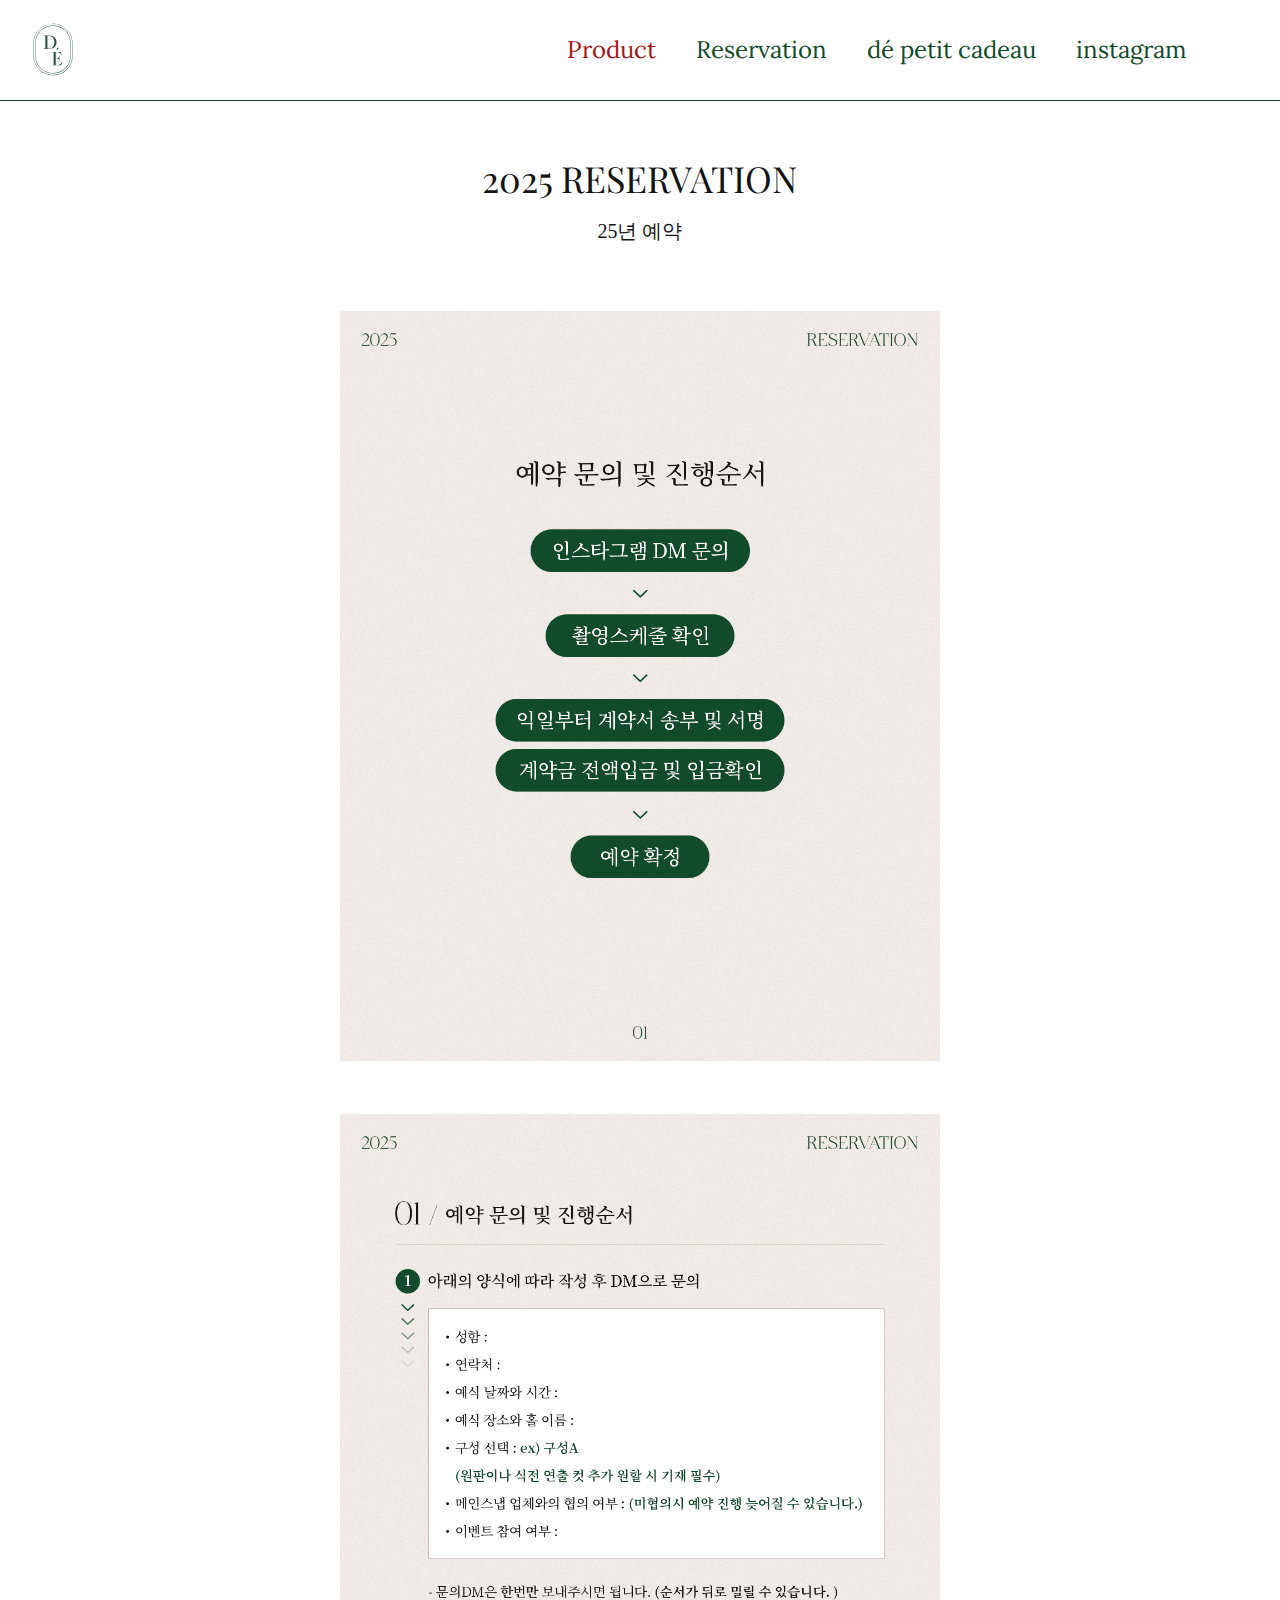
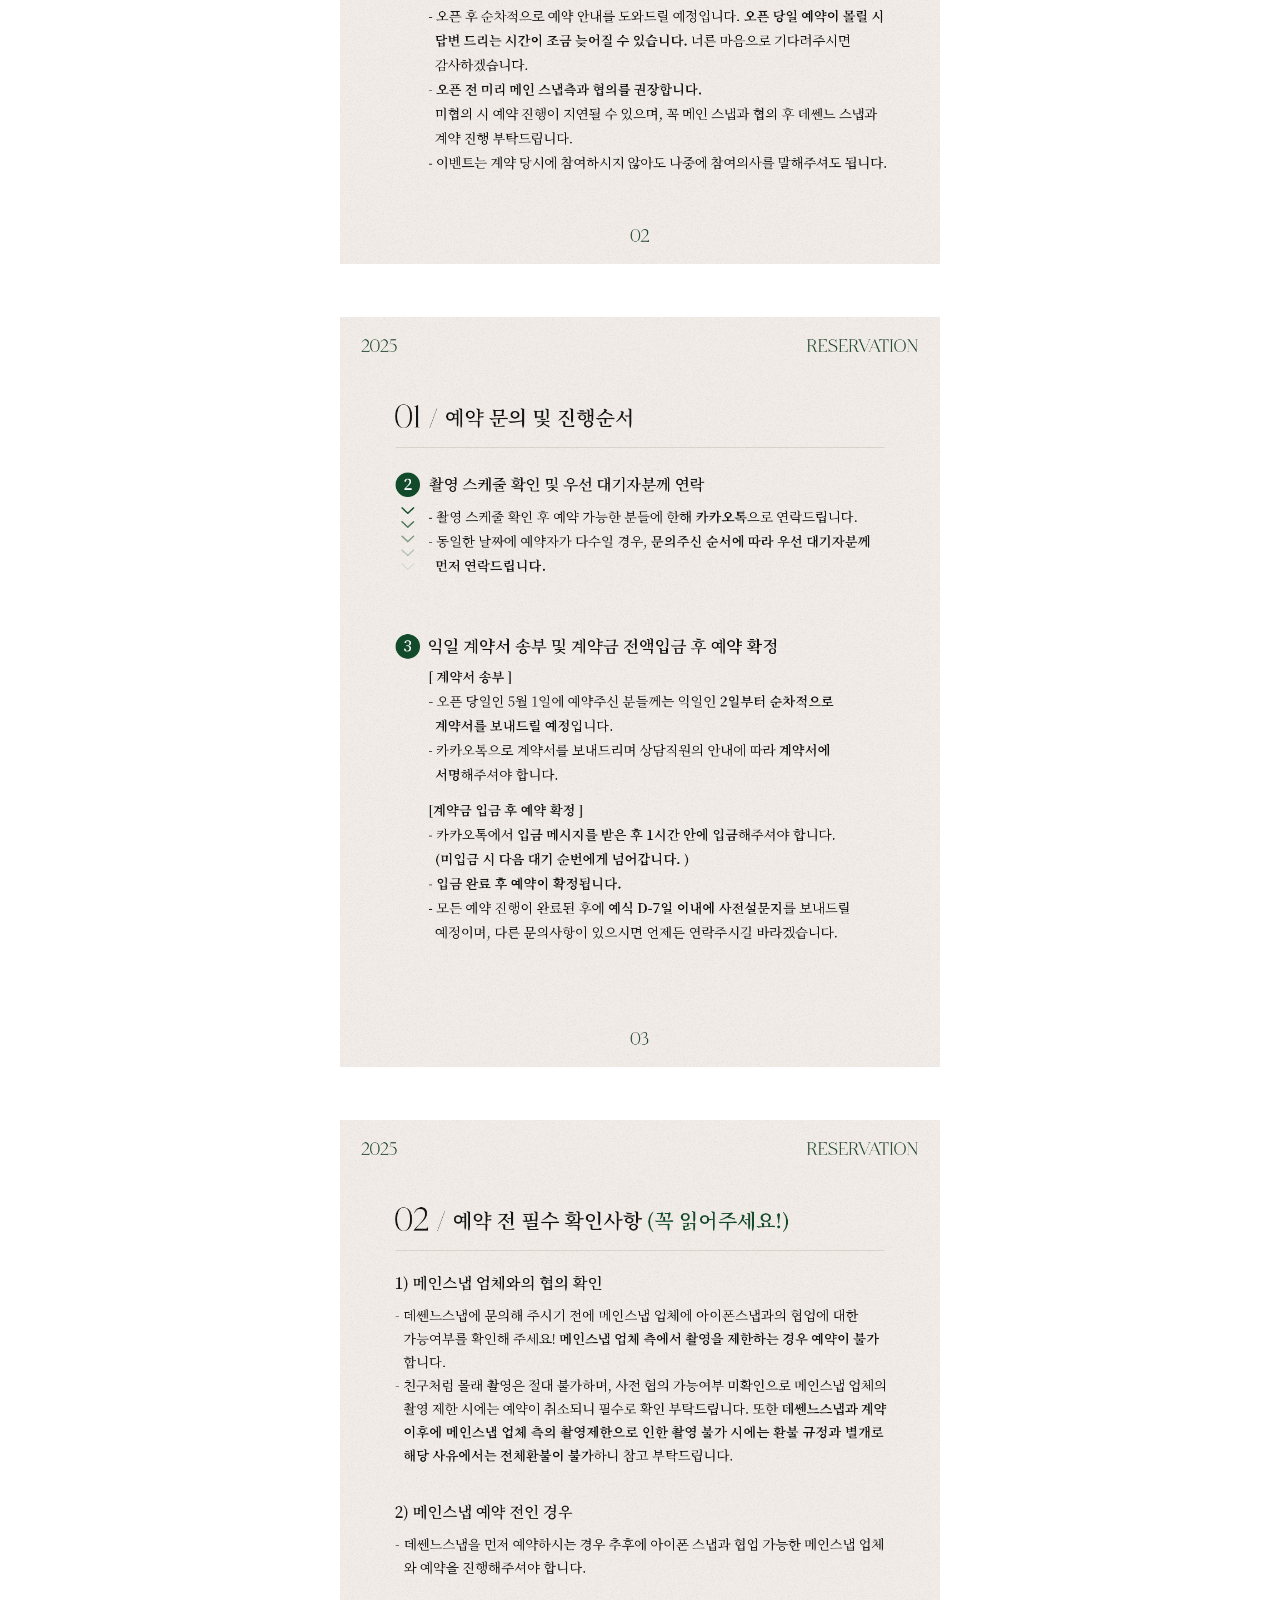
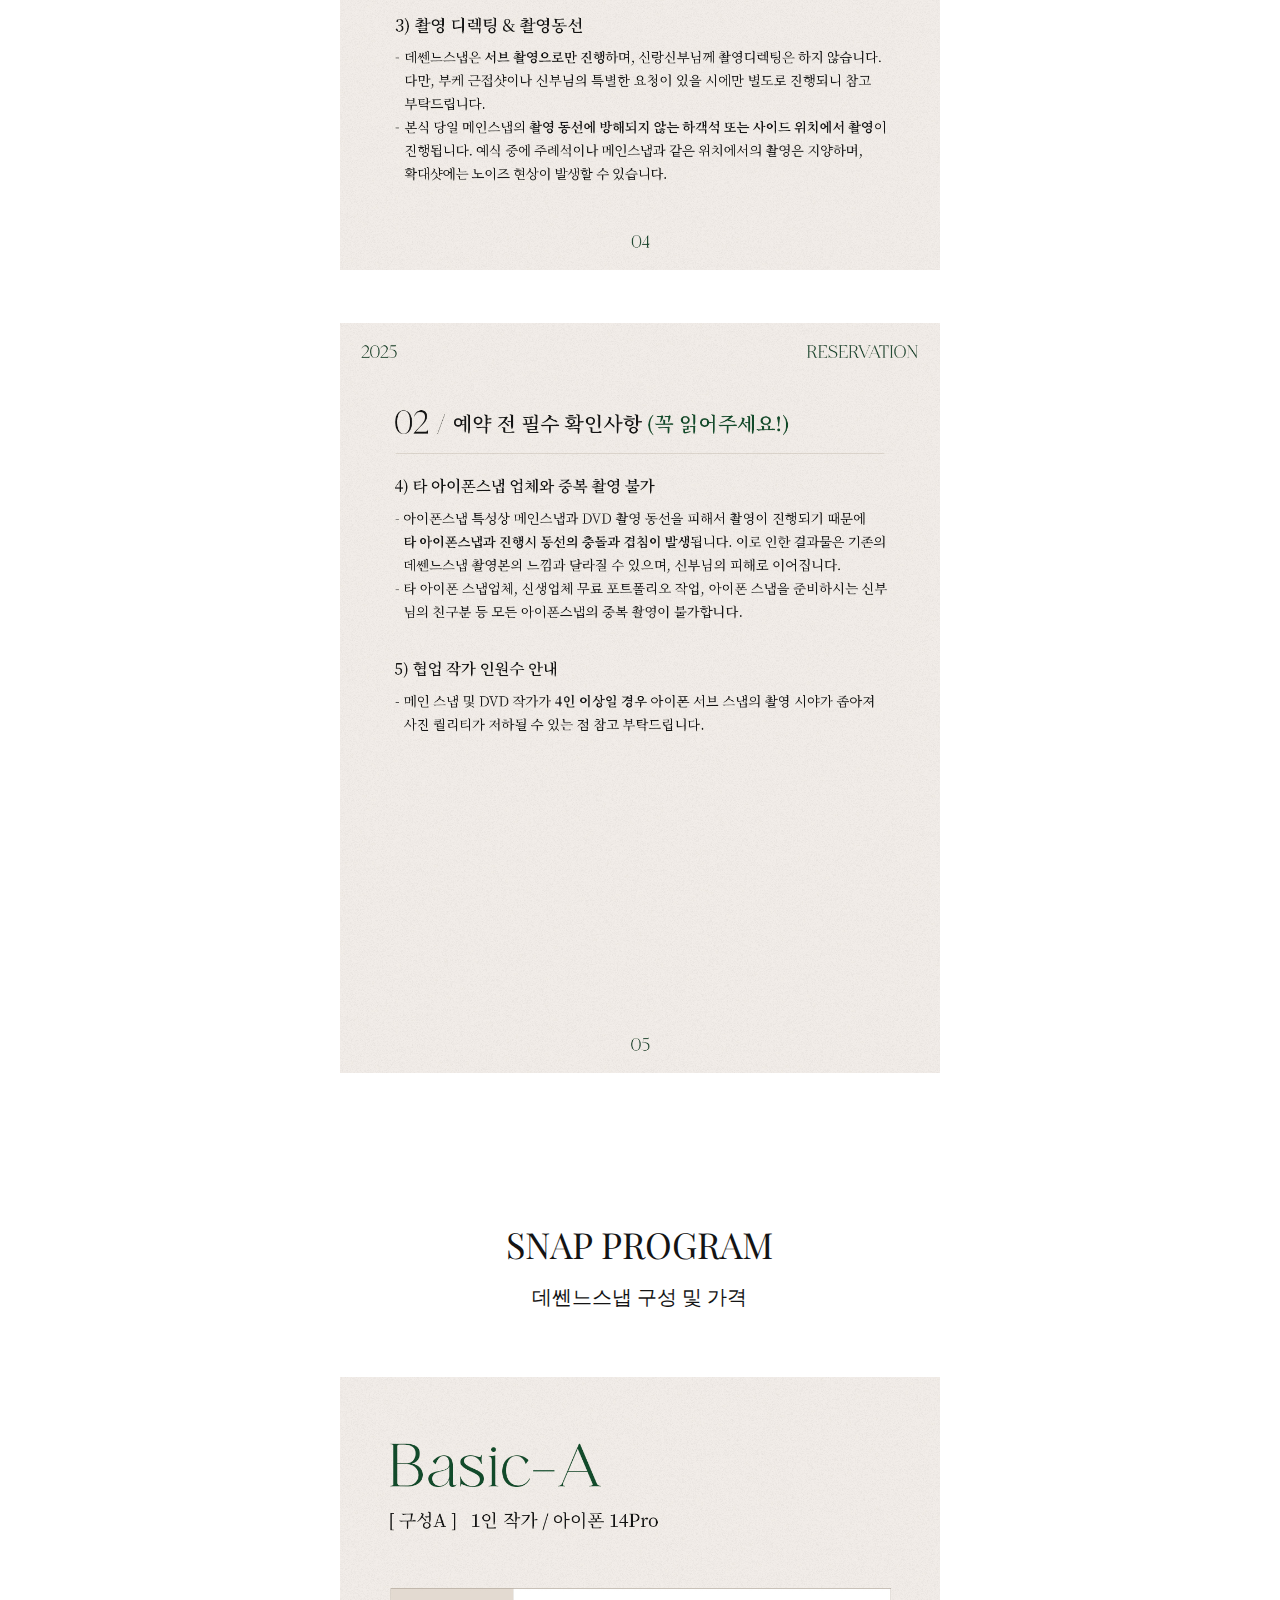
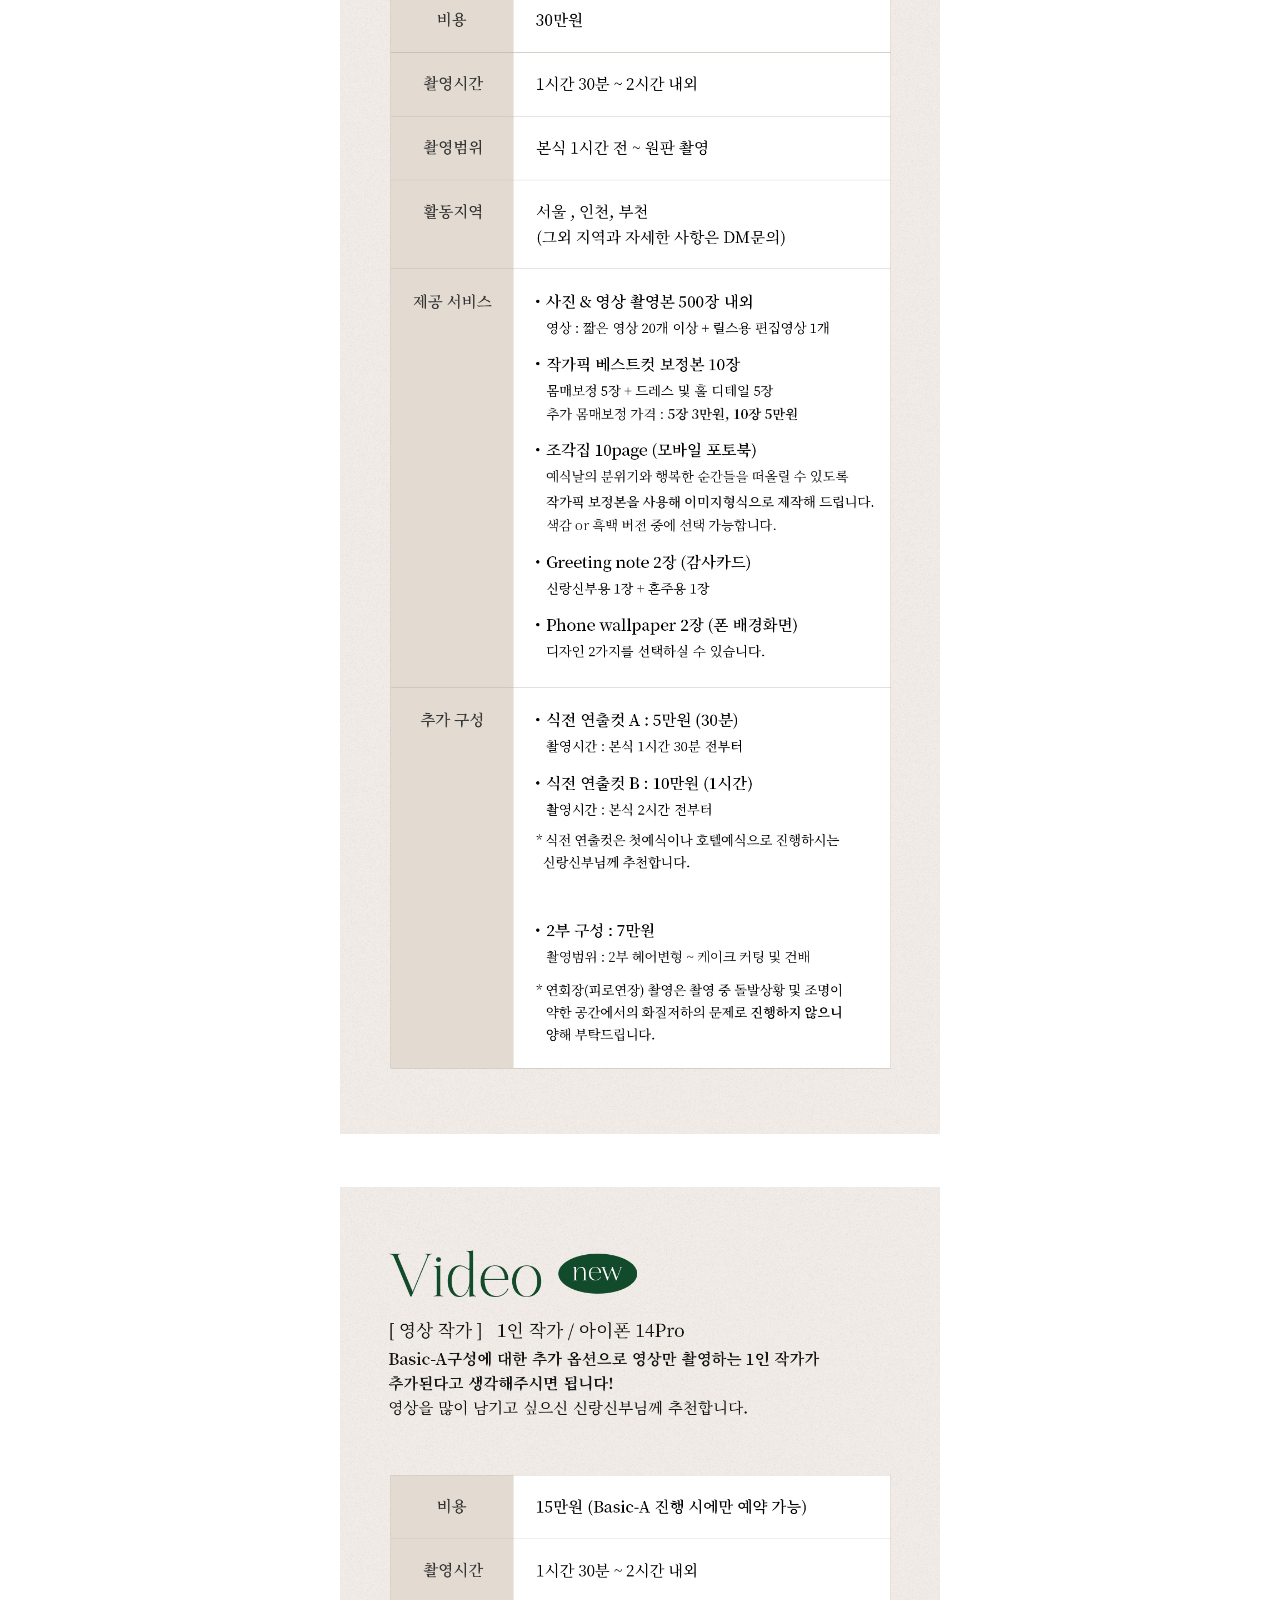
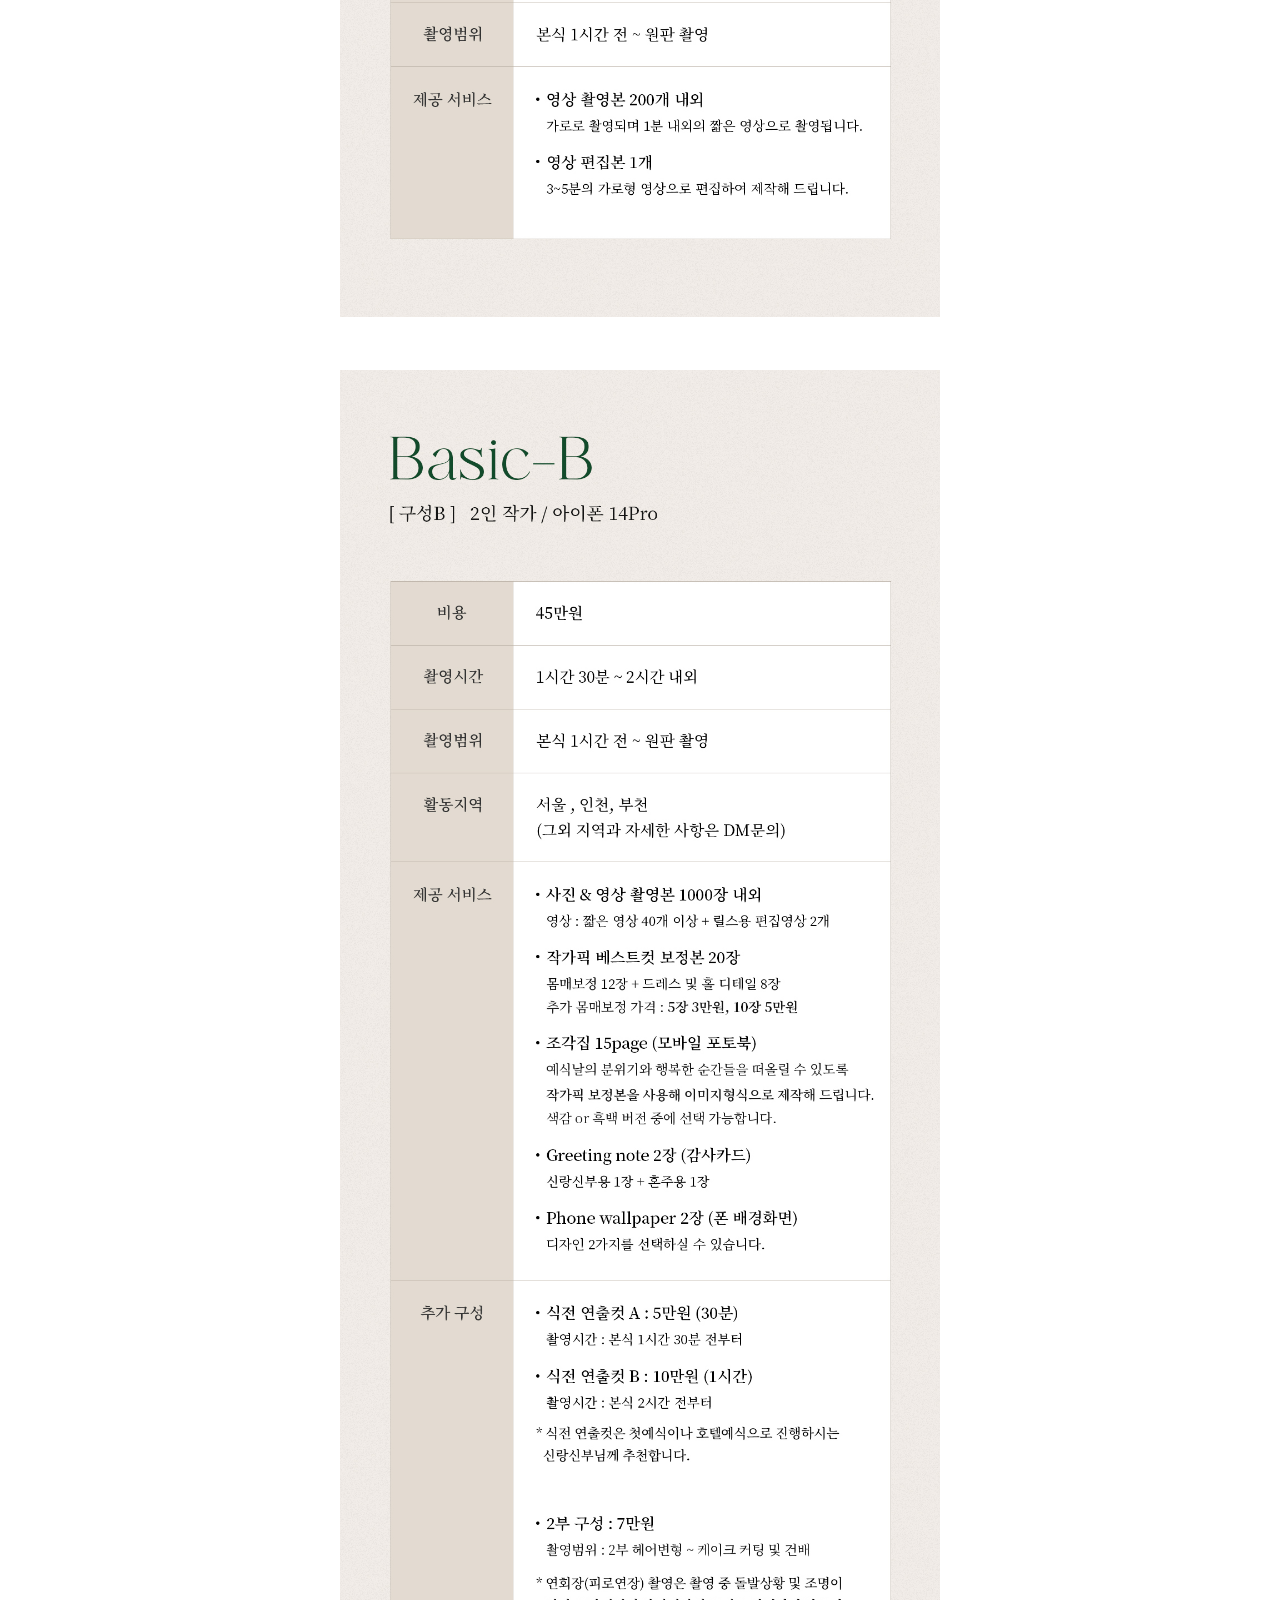
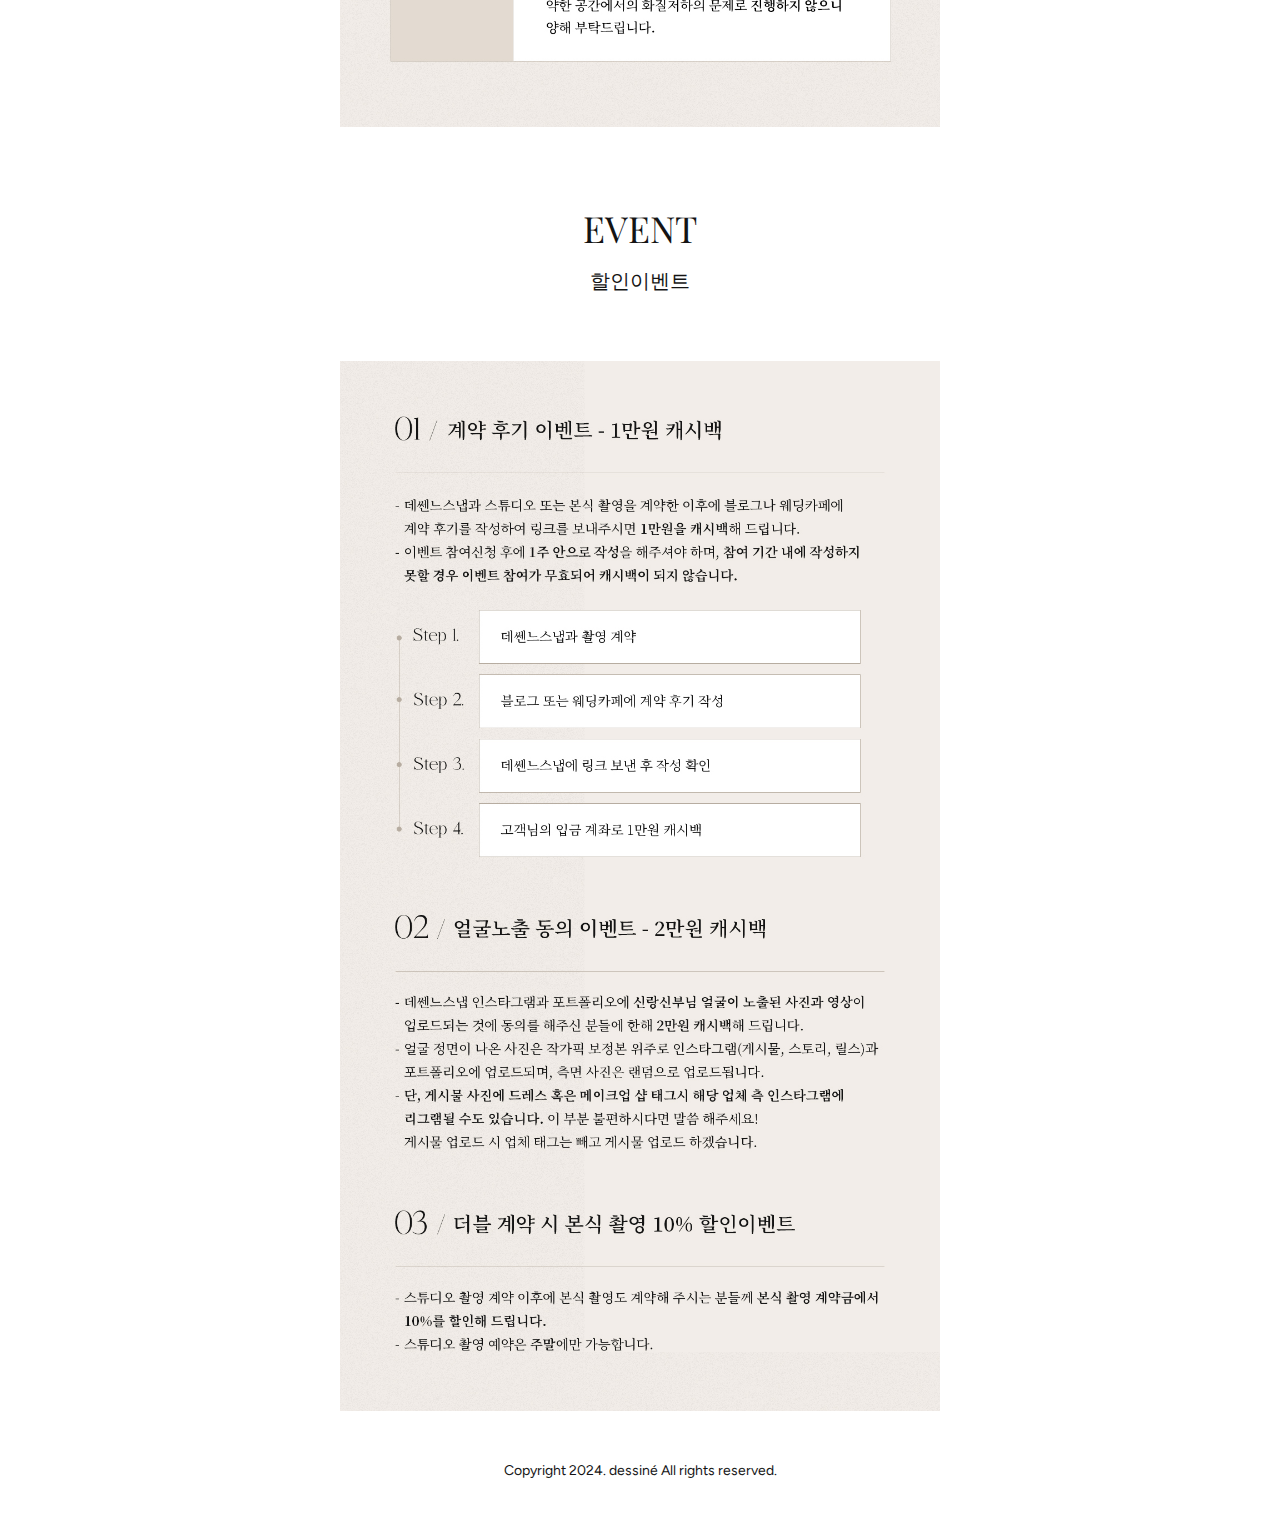
<file: 2025.html>
<!DOCTYPE html>
<html lang="ko">
<head>
    <meta charset="UTF-8">
    <title>Product</title>

    <meta name="author" content="dessiné snap">
    <meta name="description" content="drawing your moments"> 
    <meta name="viewport" content="width=device-width, initial-scale=1, user-scalable=no, maximum-scale=1, minimum-scale=1"> 
    <meta http-equiv="X-UA-Compatible" content="IE=edge">
    
    <meta property="og:type=" content="website">
    <meta preoperty="og:title" content="dessiné snap">
    <meta property="og: description" content="drawing your moments">
    <meta property="og:image" content="img/profile.jpg">
    <meta property="og:url" content="https://www.instagram.com/dessine_snap/">


    <!-- https://developer.twitter.com/en/docs/tweets/optimize-with-cards/guides/getting-started.html -->
    <meta property="twitter:card" content="summary">
    <meta property="twitter:site" content="dessiné snap">
    <meta property="twitter:title" content="Build software better, together">
    <meta property="twitter:description" content="drawing your moments">
    <meta property="twitter:image" content="img/profile.jpg">
    <meta property="twitter:url" content="https://www.instagram.com/dessine_snap/">

    <!--<link rel="shortcut icon" type="image/x-icon" href="favicon.ico">-->
    <link rel="icon" href="favicon.png">
    <link rel="apple-touch-icon" href="favicon.png">

    <link rel="preconnect" href="https://fonts.googleapis.com">
    <link rel="preconnect" href="https://fonts.gstatic.com" crossorigin>
    <link href="https://fonts.googleapis.com/css2?family=Figtree:wght@300;400;500&family=Lora:ital,wght@0,400..700;1,400..700&display=swap" rel="stylesheet">
    <link href="https://fonts.googleapis.com/css2?family=Cormorant+Garamond:wght@300;400&family=Noto+Sans+KR:wght@300&family=Noto+Serif+KR:wght@300;400&display=swap" rel="stylesheet">
    <link href="https://fonts.googleapis.com/css2?family=Playfair+Display&display=swap" rel="stylesheet">
    
    <link rel="stylesheet" href="css/main.css">
    <link rel="stylesheet" href="css/reset.css">
    <link rel="stylesheet" media="all and (max-width: 1024px)" href="css/main_medium.css">
    <link rel="stylesheet" media="all and (max-width: 768px)" href="css/main_small.css">

    <script defer src="toggle.js"></script>

</head>
<body>
    <div class="body_container section">

        <header class="section">
            <div class="header-fix">
                <div class="inner">

                    <div class="logo float--left ">
                        <a href="index.html"></a>
                    </div>

                    <ul class="main-menu float--right toggle">
                       
                        <li><a href="2025.html">Product</a></li>
                        <li><a href="reservation.html">Reservation</a></li>
                        <li><a href="gift.html">dé petit cadeau</a></li>
                        <li><a href="https://www.instagram.com/dessine_snap/" target="_blank">instagram</a></li>
                
                    </ul>
                    

                     <!--TOGGLE-->
                    <div id="toggle-btn" class="float--right">
                        <div id="burger"></div>
                    </div>
                </div>
            </div>

        </header>

        <!--toggle menu-->
        <nav class="toggle-menu">
            <div class="menu-group">
                <div class="slide">
                    <ul class="slide-menu">
                        <li><a href="2025.html">Product</a></li>
                        <li><a href="reservation.html">Reservation</a></li>
                        <li><a href="gift.html">dé petit cadeau</a></li>
                        <li><a href="https://www.instagram.com/dessine_snap/" target="_blank">instagram</a></li>
                    </ul>   
                </div>
            </div>
        </nav>


        <!--이미지들-->
        <div class="contents section">
            <div class="inner">
                <div class="sec_a">
                    <div class="title">
                        <h1>2025 RESERVATION</h1>
                        <h3>25년 예약</h3>
                    </div>
                    <ul class="program-img">
                        <li><img src="img/2025_r01.jpg"></li>
                        <li><img src="img/2025_r02.jpg"></li>
                        <li><img src="img/2025_r03.jpg"></li>
                        <li><img src="img/2025_r04.jpg"></li>
                        <li><img src="img/2025_r05.jpg"></li>
                      
                    </ul>
                </div>
                <div class="sec_b">
                    <div class="title">
                        <h1>SNAP PROGRAM</h1>
                        <h3>데쎈느스냅 구성 및 가격</h3>
                    </div>
                    <ul class="program-img">
                        <li><img src="img/2025_a.jpg"></li>
                        <li><img src="img/2025_video.jpg"></li>
                        <li><img src="img/2025_b.jpg"></li>
                    </ul>
                </div>

                <div class="sec_c">
                    <div class="title">
                        <h1>EVENT</h1>
                        <h3>할인이벤트</h3>
                    </div>
                    <ul class="program-img">
                        <li><img src="img/2025_event.jpg"></li>
                        
                    </ul>
                </div>


            </div>
        </div>

        <footer class="section">
           <p>Copyright 2024. dessiné All rights reserved.</p> 
        </footer>

    
</div>        
    
</body>
</html>
</file>
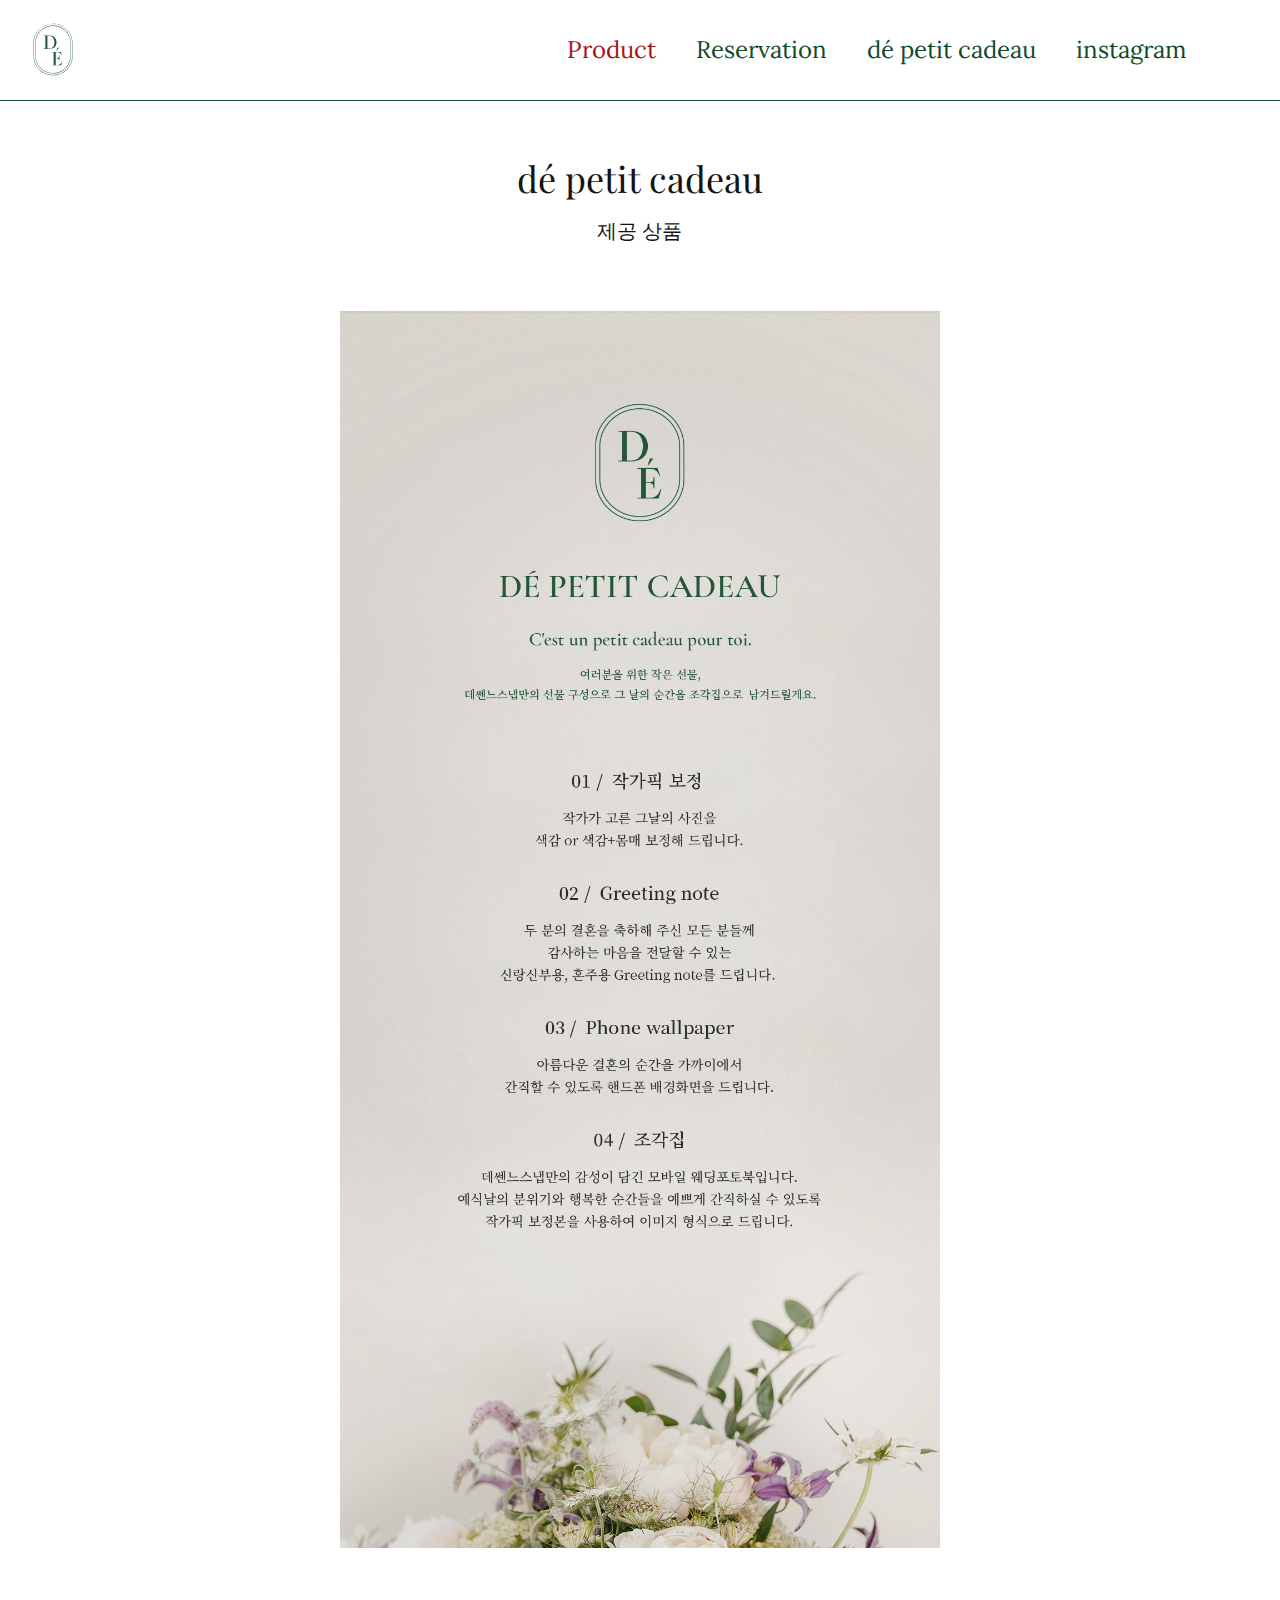
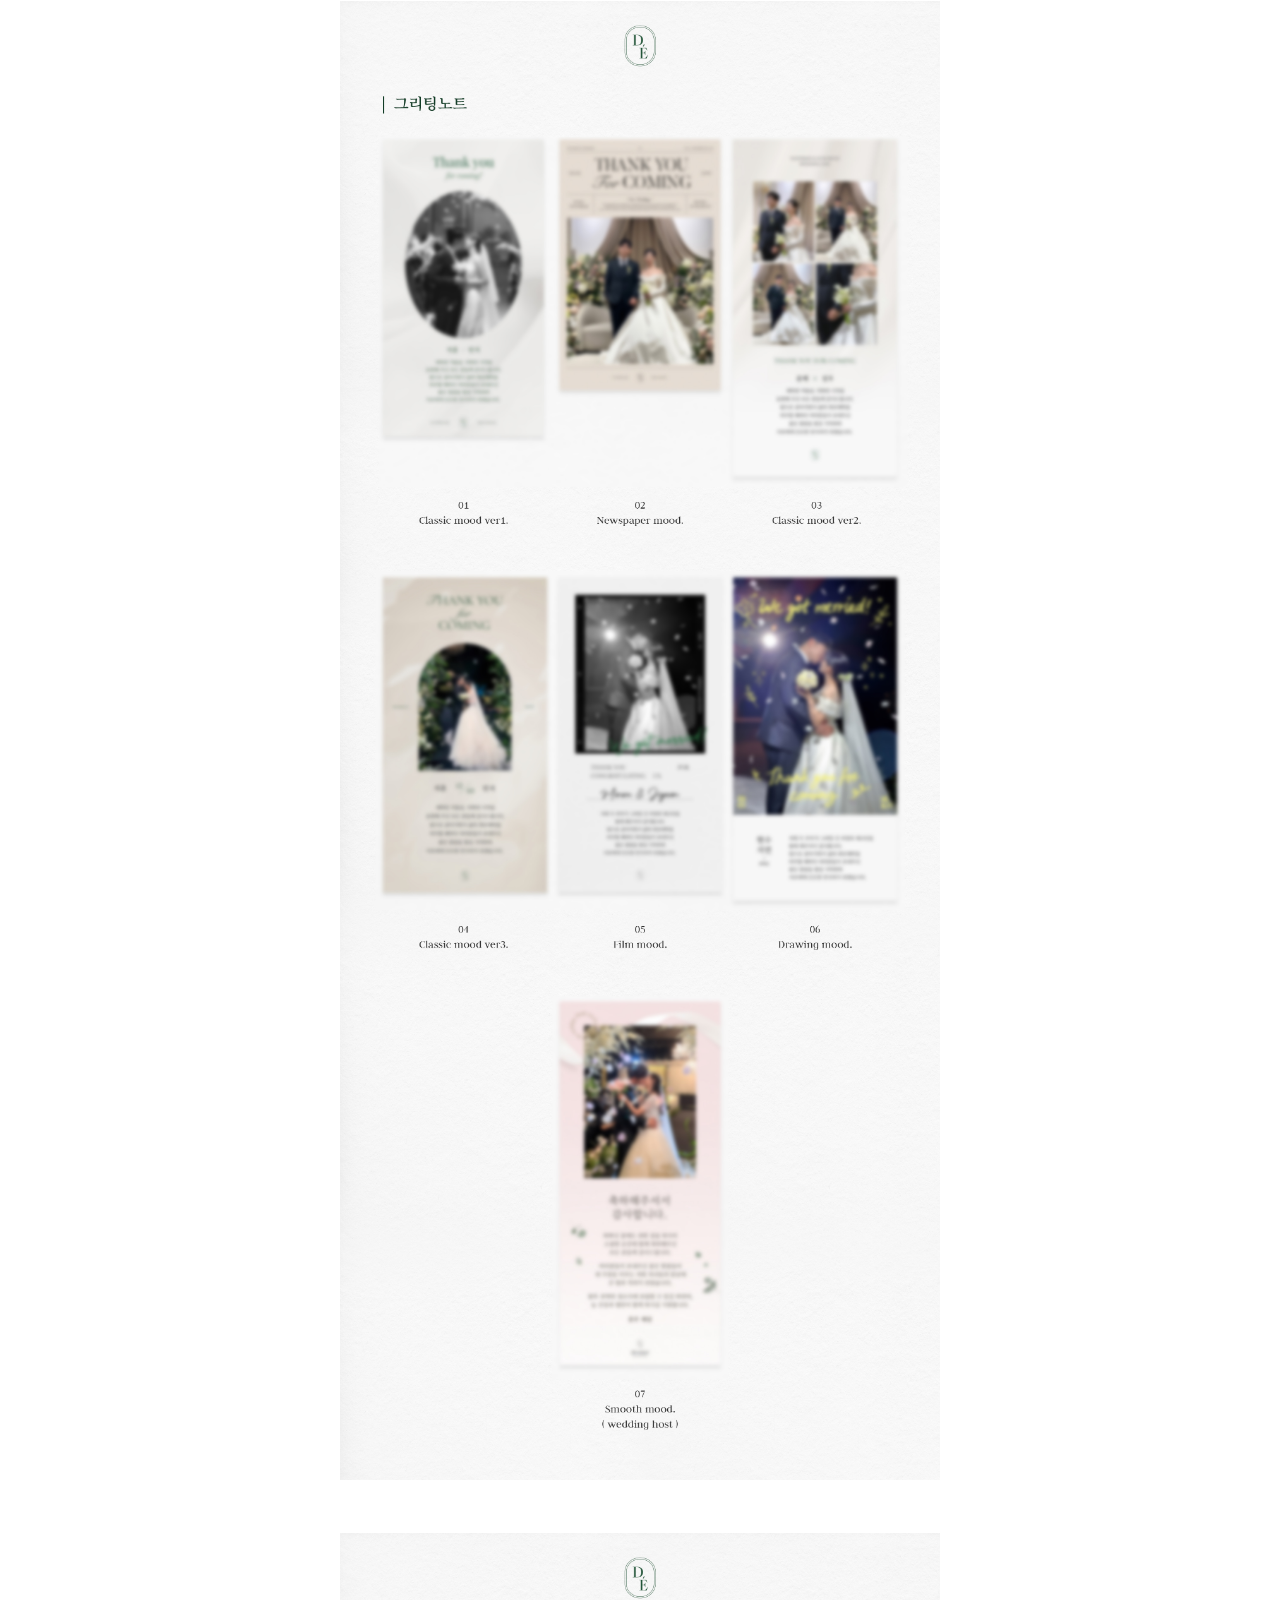
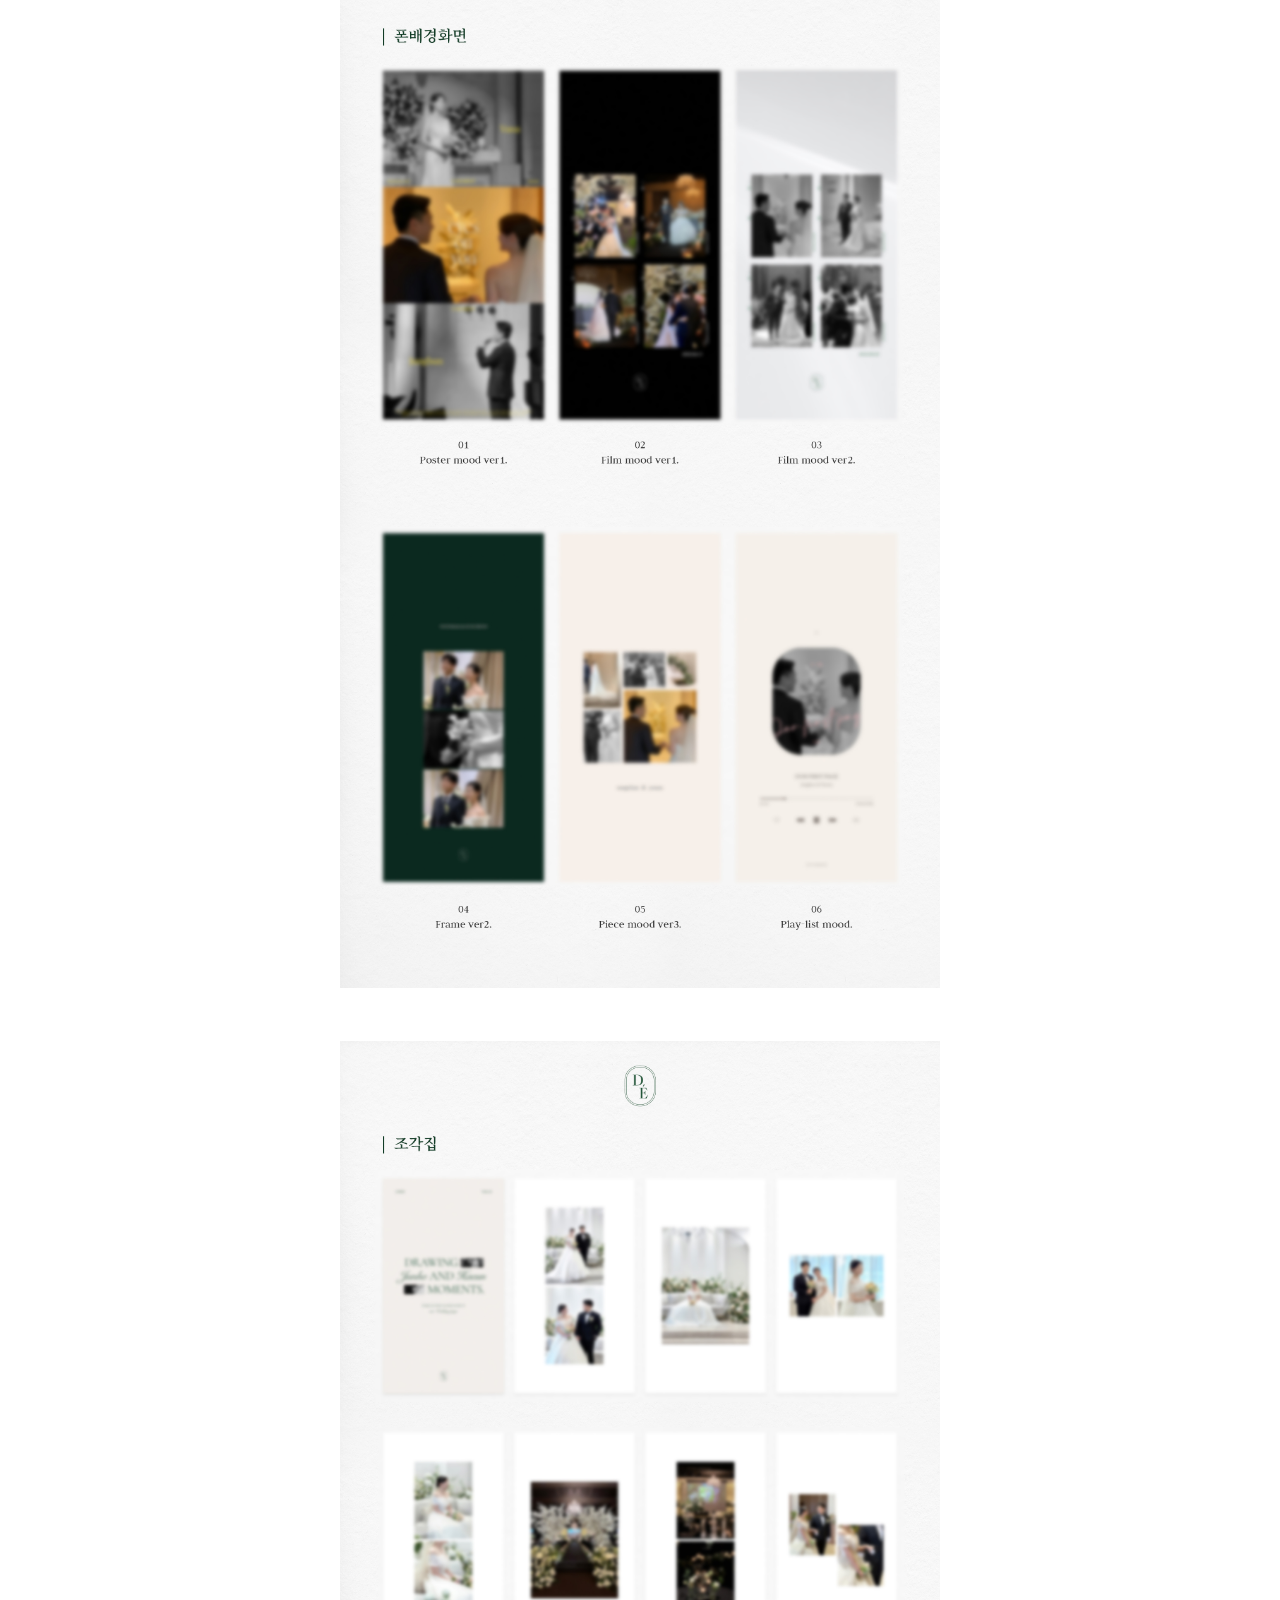
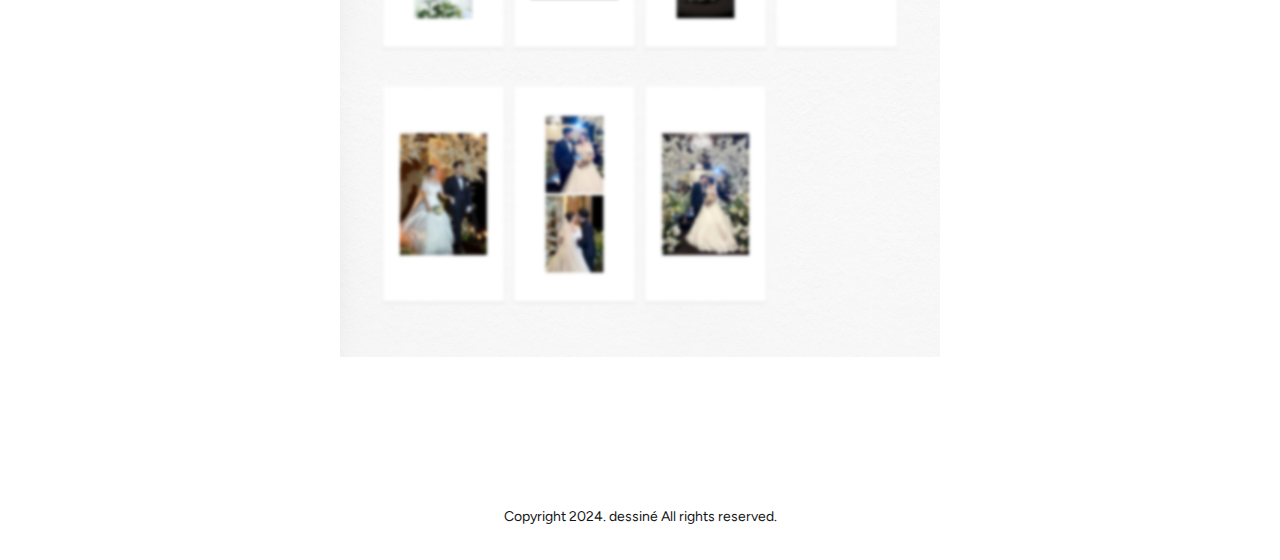
<file: gift.html>
<!DOCTYPE html>
<html lang="ko">
<head>
    <meta charset="UTF-8">
    <title>dé petit cadeau</title>

    <meta name="author" content="dessiné snap">
    <meta name="description" content="drawing your moments"> 
    <meta name="viewport" content="width=device-width, initial-scale=1, user-scalable=no, maximum-scale=1, minimum-scale=1"> 
    <meta http-equiv="X-UA-Compatible" content="IE=edge">
    
    <meta property="og:type=" content="website">
    <meta preoperty="og:title" content="dessiné snap">
    <meta property="og: description" content="drawing your moments">
    <meta property="og:image" content="img/profile.jpg">
    <meta property="og:url" content="https://www.instagram.com/dessine_snap/">


    <!-- https://developer.twitter.com/en/docs/tweets/optimize-with-cards/guides/getting-started.html -->
    <meta property="twitter:card" content="summary">
    <meta property="twitter:site" content="dessiné snap">
    <meta property="twitter:title" content="Build software better, together">
    <meta property="twitter:description" content="drawing your moments">
    <meta property="twitter:image" content="img/profile.jpg">
    <meta property="twitter:url" content="https://www.instagram.com/dessine_snap/">

    <!--<link rel="shortcut icon" type="image/x-icon" href="favicon.ico">-->
    <link rel="icon" href="favicon.png">
    <link rel="apple-touch-icon" href="favicon.png">

    <link rel="preconnect" href="https://fonts.googleapis.com">
    <link rel="preconnect" href="https://fonts.gstatic.com" crossorigin>
    <link href="https://fonts.googleapis.com/css2?family=Figtree:wght@300;400;500&family=Lora:ital,wght@0,400..700;1,400..700&display=swap" rel="stylesheet">
    <link href="https://fonts.googleapis.com/css2?family=Cormorant+Garamond:wght@300;400&family=Noto+Sans+KR:wght@300&family=Noto+Serif+KR:wght@300;400&display=swap" rel="stylesheet">
    <link href="https://fonts.googleapis.com/css2?family=Playfair+Display&display=swap" rel="stylesheet">
    
    <link rel="stylesheet" href="css/main.css">
    <link rel="stylesheet" href="css/reset.css">
    <link rel="stylesheet" media="all and (max-width: 1024px)" href="css/main_medium.css">
    <link rel="stylesheet" media="all and (max-width: 768px)" href="css/main_small.css">

    <script defer src="toggle.js"></script>

</head>
<body>
    <div class="body_container section">

        <header class="section">
            <div class="header-fix">
                <div class="inner">

                    <div class="logo float--left ">
                        <a href="index.html"></a>
                    </div>

                    <ul class="main-menu float--right toggle">
                        <li><a href="2025.html">Product</a></li>
                        <li><a href="reservation.html">Reservation</a></li>
                        <li><a href="gift.html">dé petit cadeau</a></li>
                        <li><a href="https://www.instagram.com/dessine_snap/" target="_blank">instagram</a></li>
                
                    </ul>
                    

                     <!--TOGGLE-->
                    <div id="toggle-btn" class="float--right">
                        <div id="burger"></div>
                    </div>
                </div>
            </div>

        </header>

        <!--toggle menu-->
        <nav class="toggle-menu">
            <div class="menu-group">
                <div class="slide">
                    <ul class="slide-menu">
                        <li><a href="program.html">Product</a></li>
                        <li><a href="reservation.html">Reservation</a></li>
                        <li><a href="gift.html">dé petit cadeau</a></li>
                        <li><a href="https://www.instagram.com/dessine_snap/" target="_blank">instagram</a></li>
                    </ul>   
                </div>
            </div>
        </nav>


        <!--이미지들-->
        <div class="contents section">
            <div class="inner">
                <div class="sec_a">
                    <div class="title">
                        <h1>dé petit cadeau</h1>
                        <h3>제공 상품</h3>
                    </div>
                    <ul class="program-img">
                        <li><img src="img/gift.jpg"></li>
                        <li><img src="img/greeting_note.jpg"></li>
                        <li><img src="img/phone.jpg"></li>
                        <li><img src="img/zip.jpg"></li>
                        
                    </ul>
                </div>

                <!--div class="sec_b">
                    <div class="title">
                        <h1>REFUND</h1>
                        <h3>환불규정</h3>
                    </div>
                    <ul class="program-img">
                        <li><img src="img/event.jpg"></li>
                        
                    </ul>
                </div-->


            </div>
        </div>

        <footer class="section">
           <p>Copyright 2024. dessiné All rights reserved.</p> 
        </footer>

    
</div>        
    
</body>
</html>
</file>
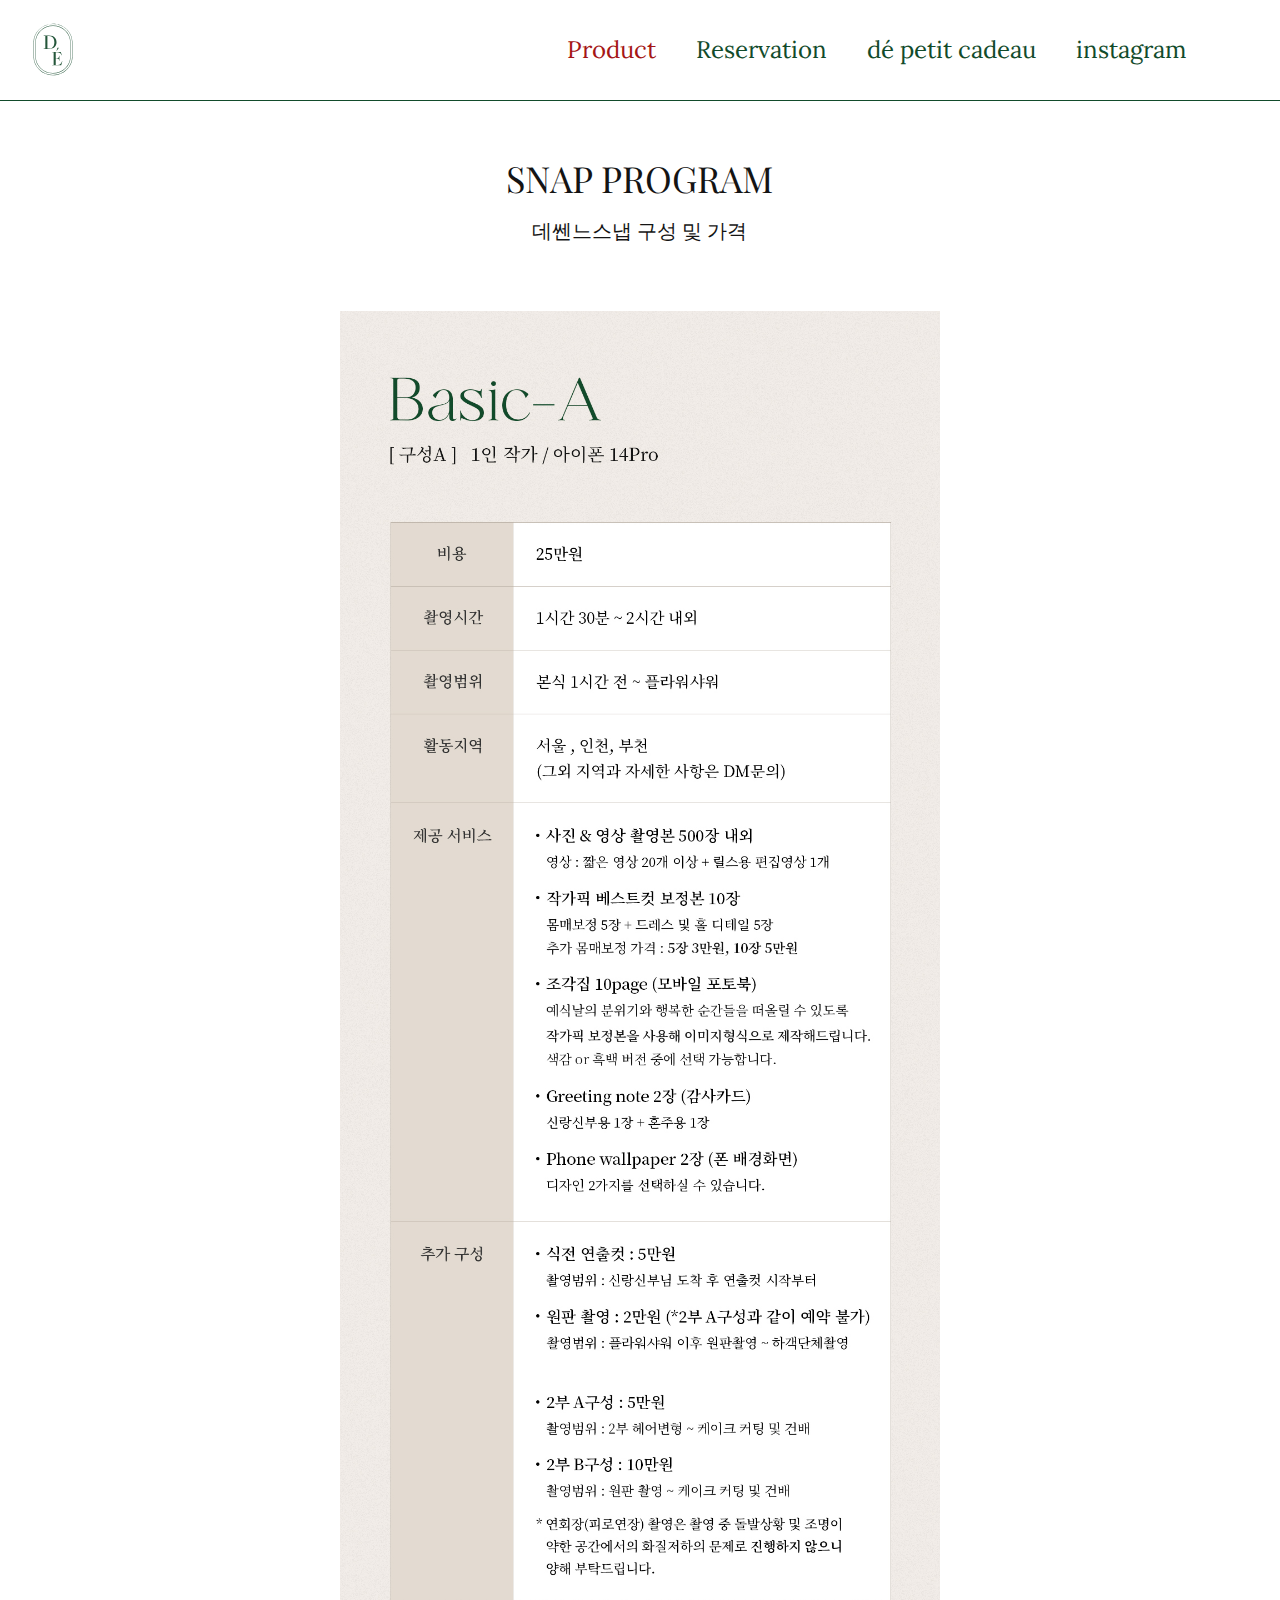
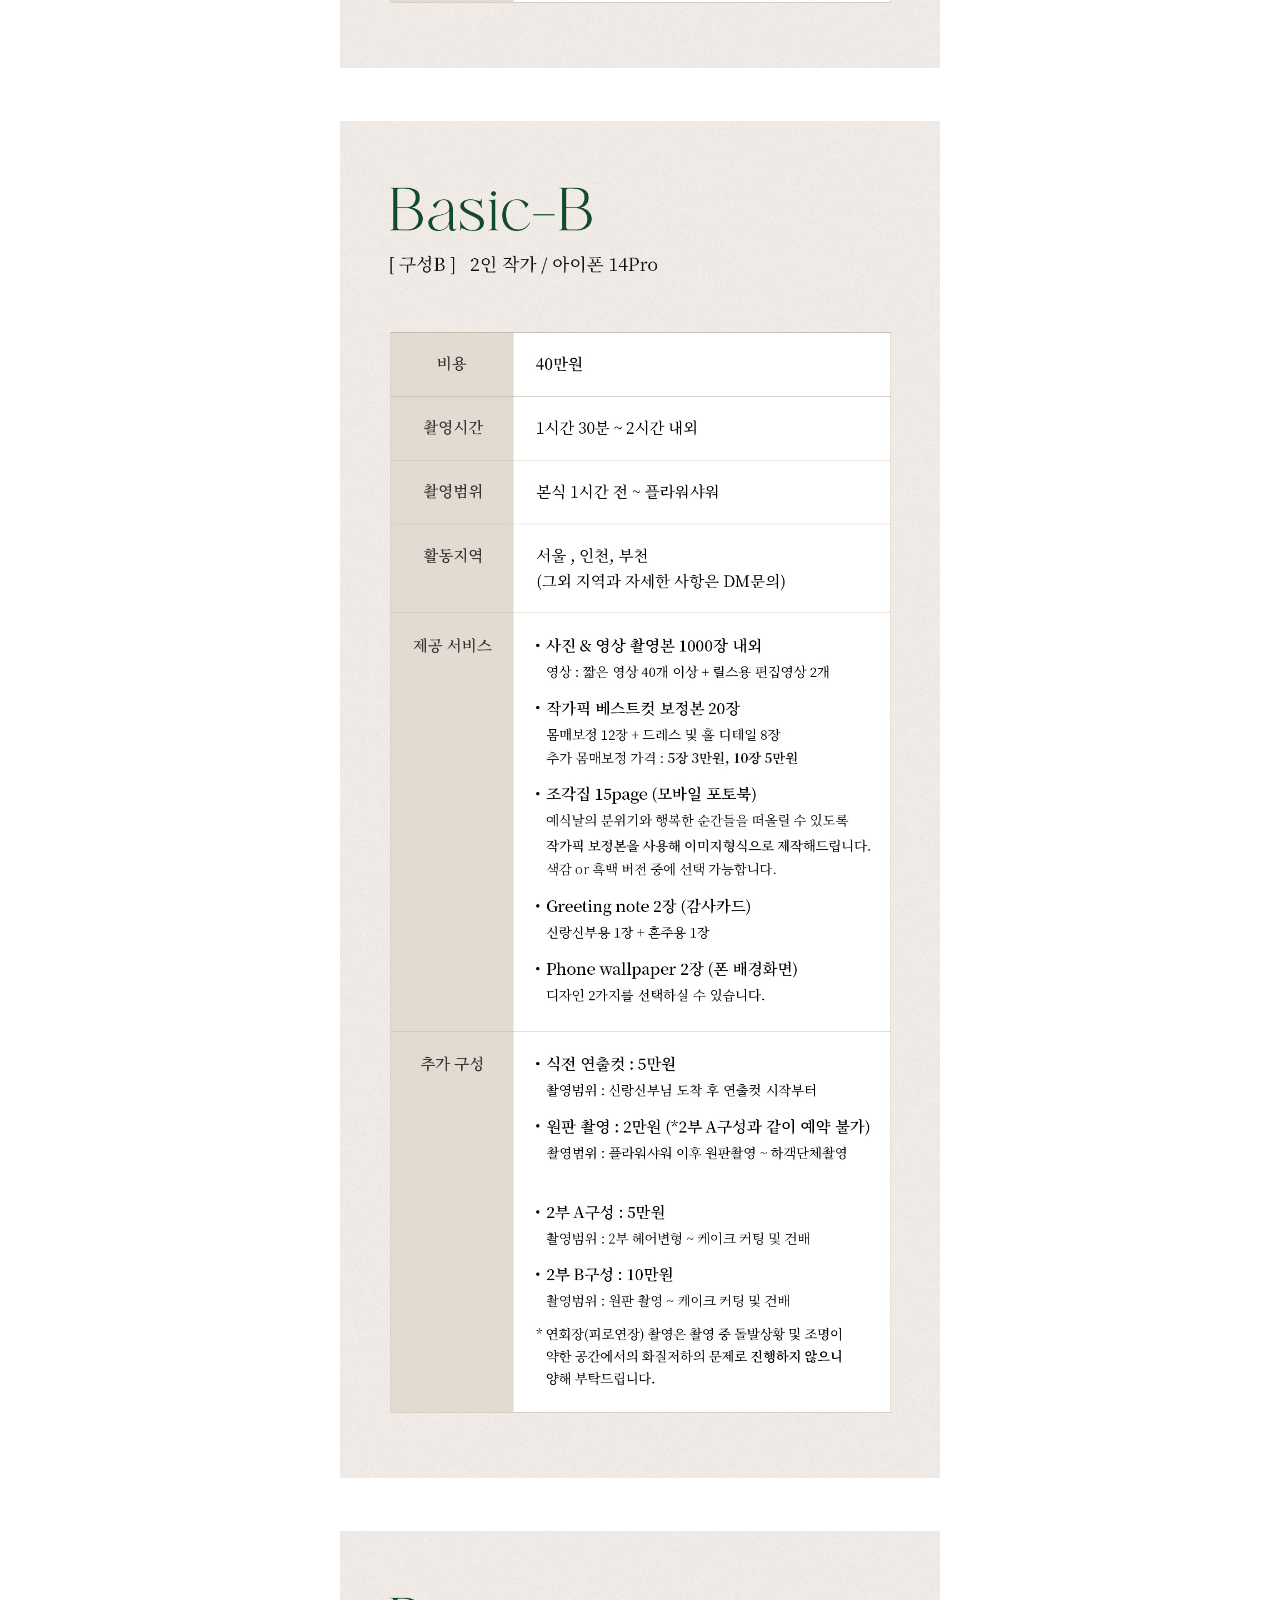
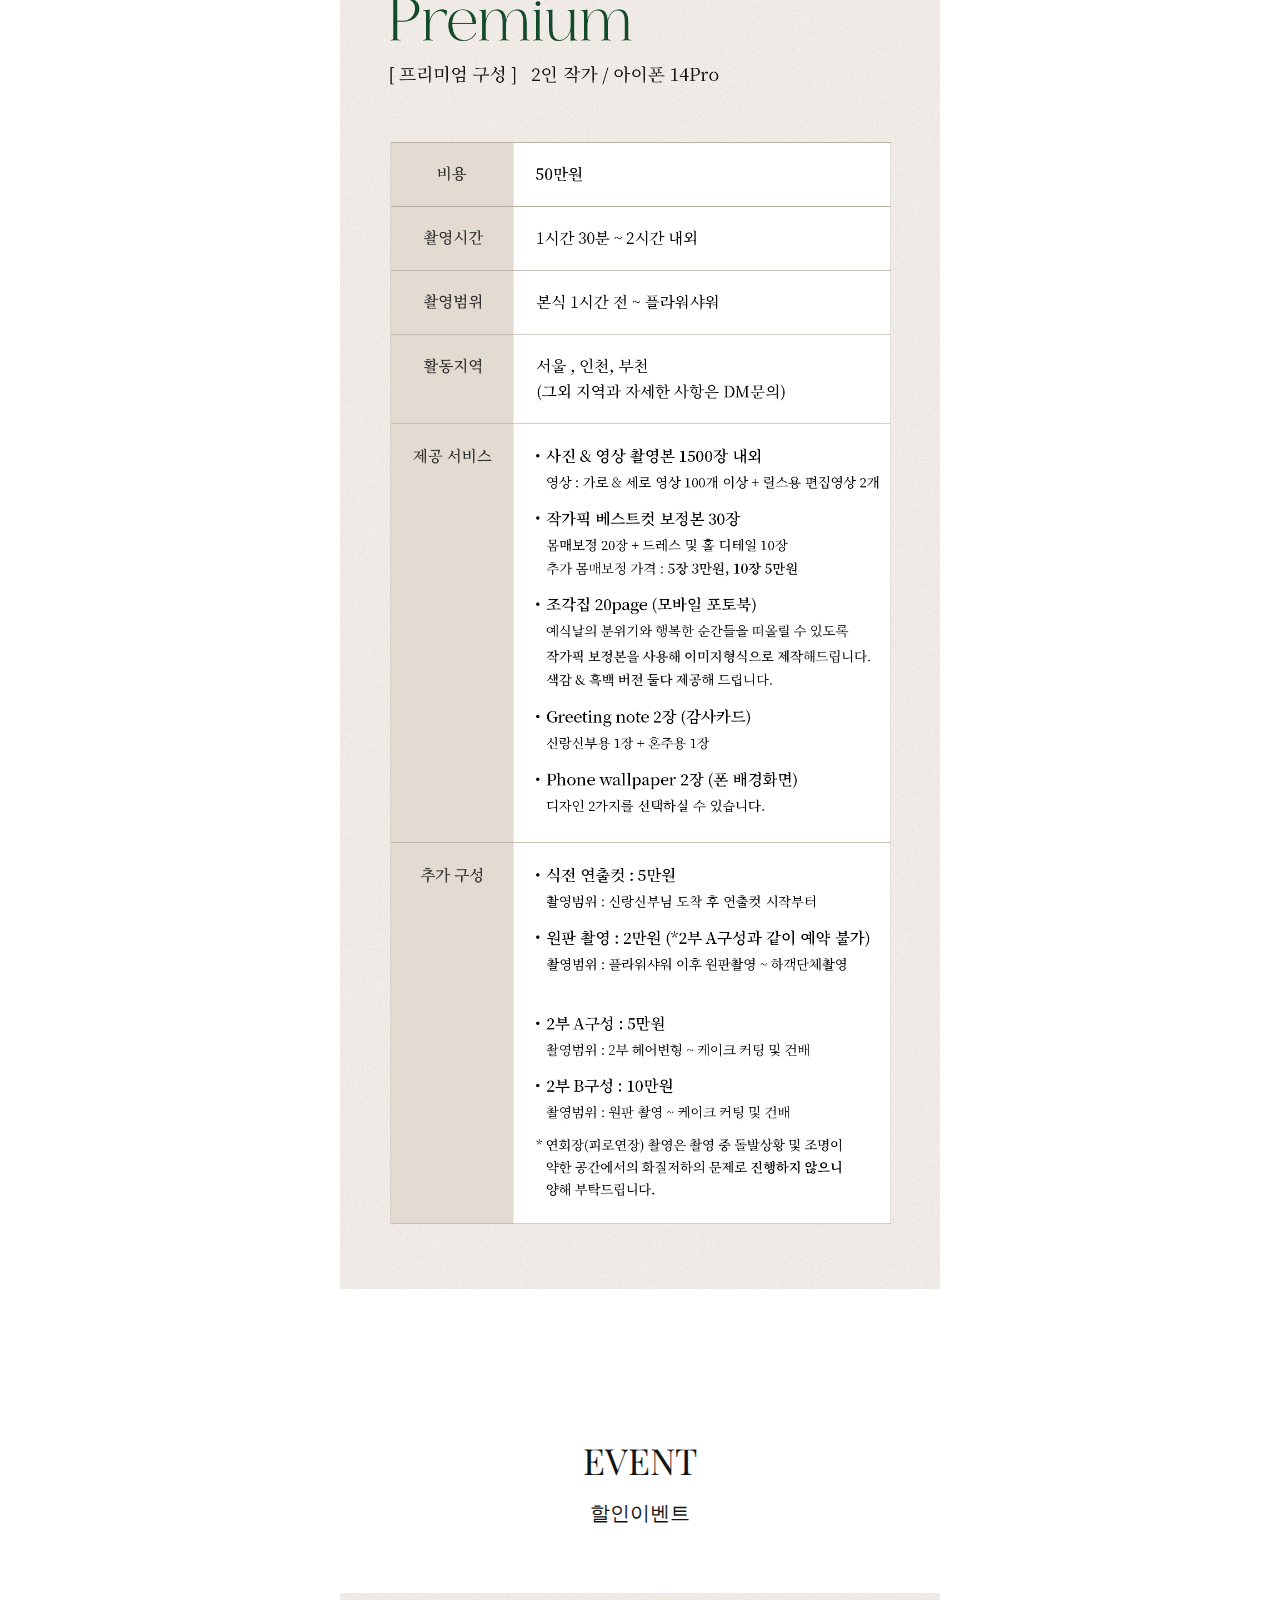
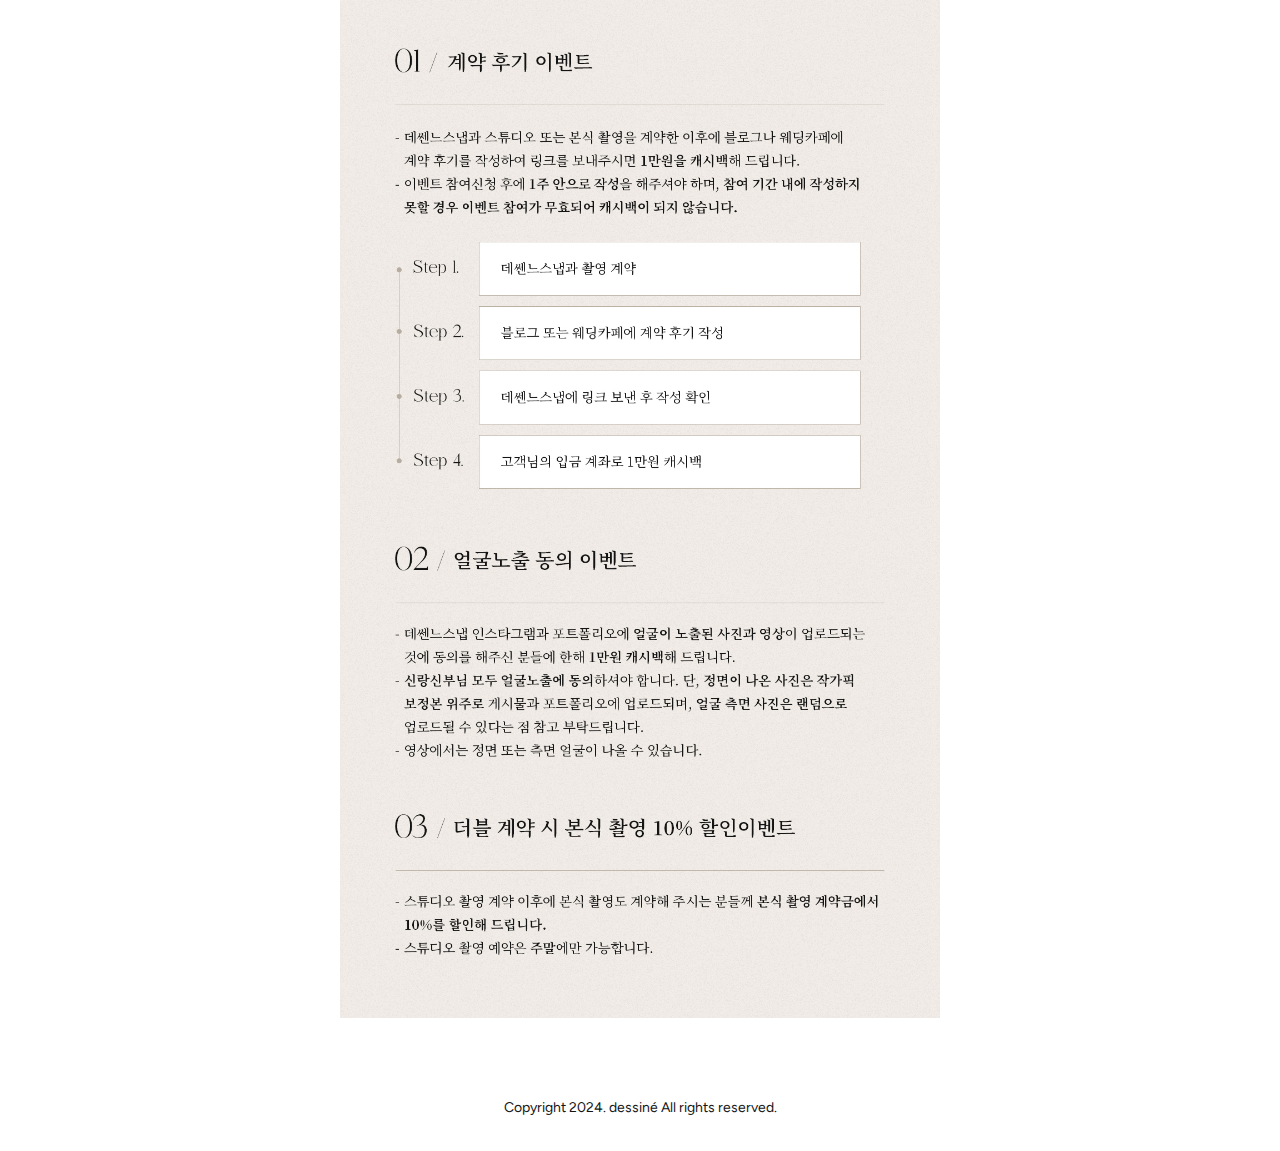
<file: program.html>
<!DOCTYPE html>
<html lang="ko">
<head>
    <meta charset="UTF-8">
    <title>Product</title>

    <meta name="author" content="dessiné snap">
    <meta name="description" content="drawing your moments"> 
    <meta name="viewport" content="width=device-width, initial-scale=1, user-scalable=no, maximum-scale=1, minimum-scale=1"> 
    <meta http-equiv="X-UA-Compatible" content="IE=edge">
    
    <meta property="og:type=" content="website">
    <meta preoperty="og:title" content="dessiné snap">
    <meta property="og: description" content="drawing your moments">
    <meta property="og:image" content="img/profile.jpg">
    <meta property="og:url" content="https://www.instagram.com/dessine_snap/">


    <!-- https://developer.twitter.com/en/docs/tweets/optimize-with-cards/guides/getting-started.html -->
    <meta property="twitter:card" content="summary">
    <meta property="twitter:site" content="dessiné snap">
    <meta property="twitter:title" content="Build software better, together">
    <meta property="twitter:description" content="drawing your moments">
    <meta property="twitter:image" content="img/profile.jpg">
    <meta property="twitter:url" content="https://www.instagram.com/dessine_snap/">

    <!--<link rel="shortcut icon" type="image/x-icon" href="favicon.ico">-->
    <link rel="icon" href="favicon.png">
    <link rel="apple-touch-icon" href="favicon.png">

    <link rel="preconnect" href="https://fonts.googleapis.com">
    <link rel="preconnect" href="https://fonts.gstatic.com" crossorigin>
    <link href="https://fonts.googleapis.com/css2?family=Figtree:wght@300;400;500&family=Lora:ital,wght@0,400..700;1,400..700&display=swap" rel="stylesheet">
    <link href="https://fonts.googleapis.com/css2?family=Cormorant+Garamond:wght@300;400&family=Noto+Sans+KR:wght@300&family=Noto+Serif+KR:wght@300;400&display=swap" rel="stylesheet">
    <link href="https://fonts.googleapis.com/css2?family=Playfair+Display&display=swap" rel="stylesheet">
    
    <link rel="stylesheet" href="css/main.css">
    <link rel="stylesheet" href="css/reset.css">
    <link rel="stylesheet" media="all and (max-width: 1024px)" href="css/main_medium.css">
    <link rel="stylesheet" media="all and (max-width: 768px)" href="css/main_small.css">

    <script defer src="toggle.js"></script>

</head>
<body>
    <div class="body_container section">

        <header class="section">
            <div class="header-fix">
                <div class="inner">

                    <div class="logo float--left ">
                        <a href="index.html"></a>
                    </div>

                    <ul class="main-menu float--right toggle">
                        <li><a href="2025.html">Product</a></li>
                        <li><a href="reservation.html">Reservation</a></li>
                        <li><a href="gift.html">dé petit cadeau</a></li>
                        <li><a href="https://www.instagram.com/dessine_snap/" target="_blank">instagram</a></li>
                
                    </ul>
                    

                     <!--TOGGLE-->
                    <div id="toggle-btn" class="float--right">
                        <div id="burger"></div>
                    </div>
                </div>
            </div>

        </header>

        <!--toggle menu-->
        <nav class="toggle-menu">
            <div class="menu-group">
                <div class="slide">
                    <ul class="slide-menu">
                        <li><a href="2025.html">Product</a></li>
                        <li><a href="reservation.html">Reservation</a></li>
                        <li><a href="gift.html">dé petit cadeau</a></li>
                        <li><a href="https://www.instagram.com/dessine_snap/" target="_blank">instagram</a></li>
                    </ul>   
                </div>
            </div>
        </nav>


        <!--이미지들-->
        <div class="contents section">
            <div class="inner">
                <div class="sec_a">
                    <div class="title">
                        <h1>SNAP PROGRAM</h1>
                        <h3>데쎈느스냅 구성 및 가격</h3>
                    </div>
                    <ul class="program-img">
                        <li><img src="img/program_a.jpg"></li>
                        <li><img src="img/program_b.jpg"></li>
                        <li><img src="img/premium.jpg"></li>
                    </ul>
                </div>

                <div class="sec_b">
                    <div class="title">
                        <h1>EVENT</h1>
                        <h3>할인이벤트</h3>
                    </div>
                    <ul class="program-img">
                        <li><img src="img/event.jpg"></li>
                        
                    </ul>
                </div>


            </div>
        </div>

        <footer class="section">
           <p>Copyright 2024. dessiné All rights reserved.</p> 
        </footer>

    
</div>        
    
</body>
</html>
</file>
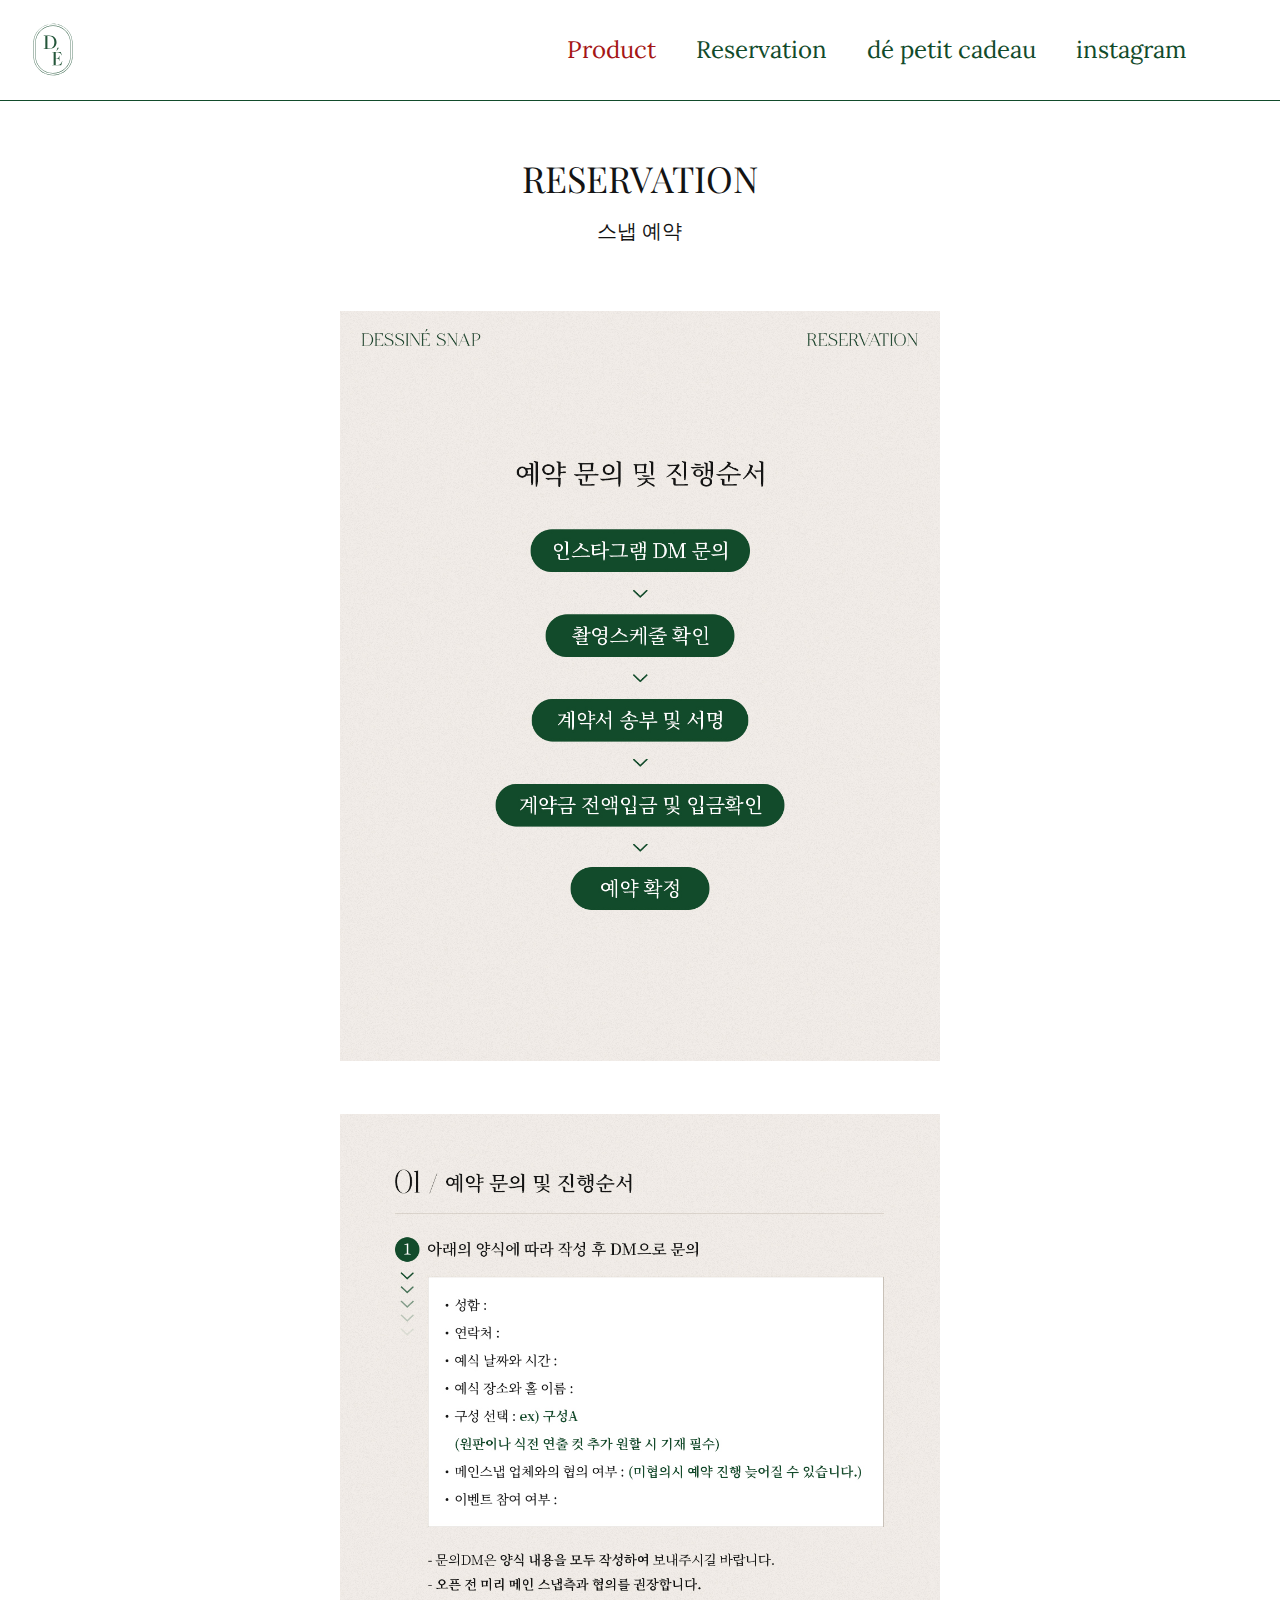
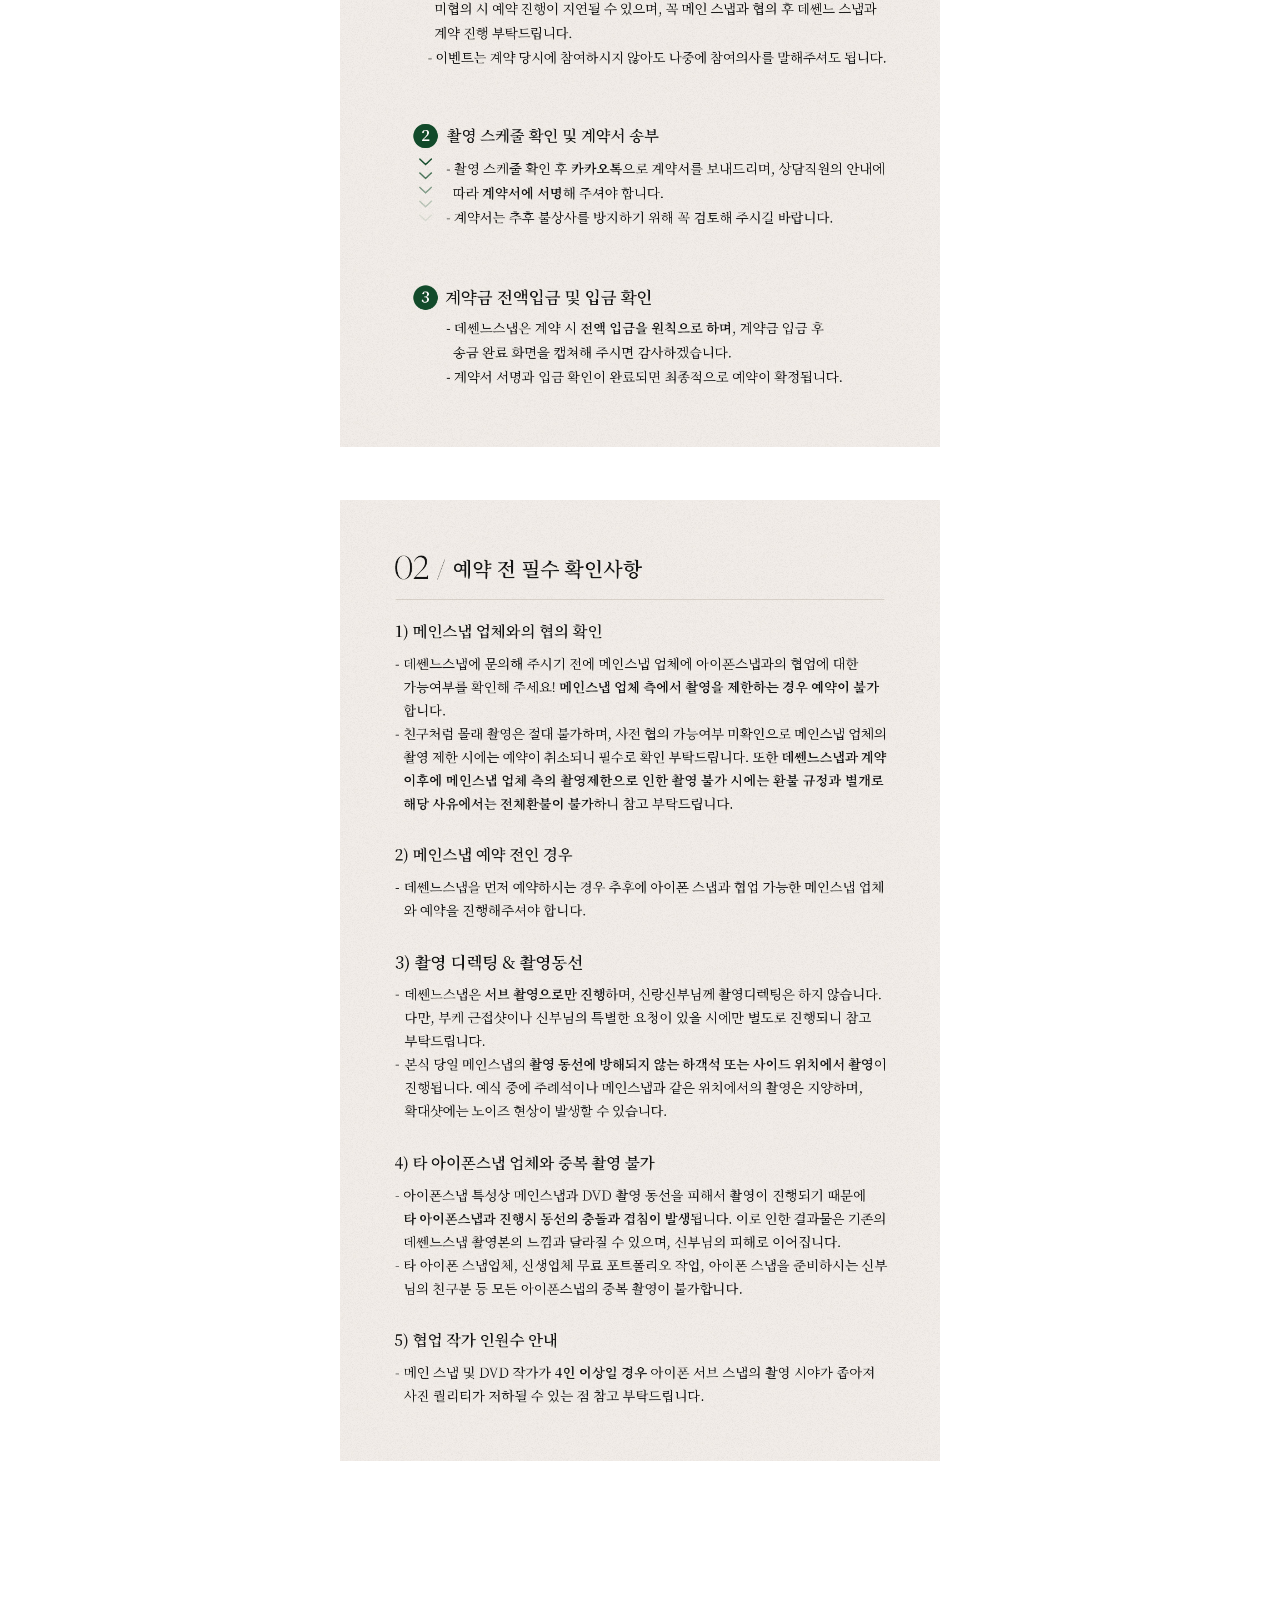
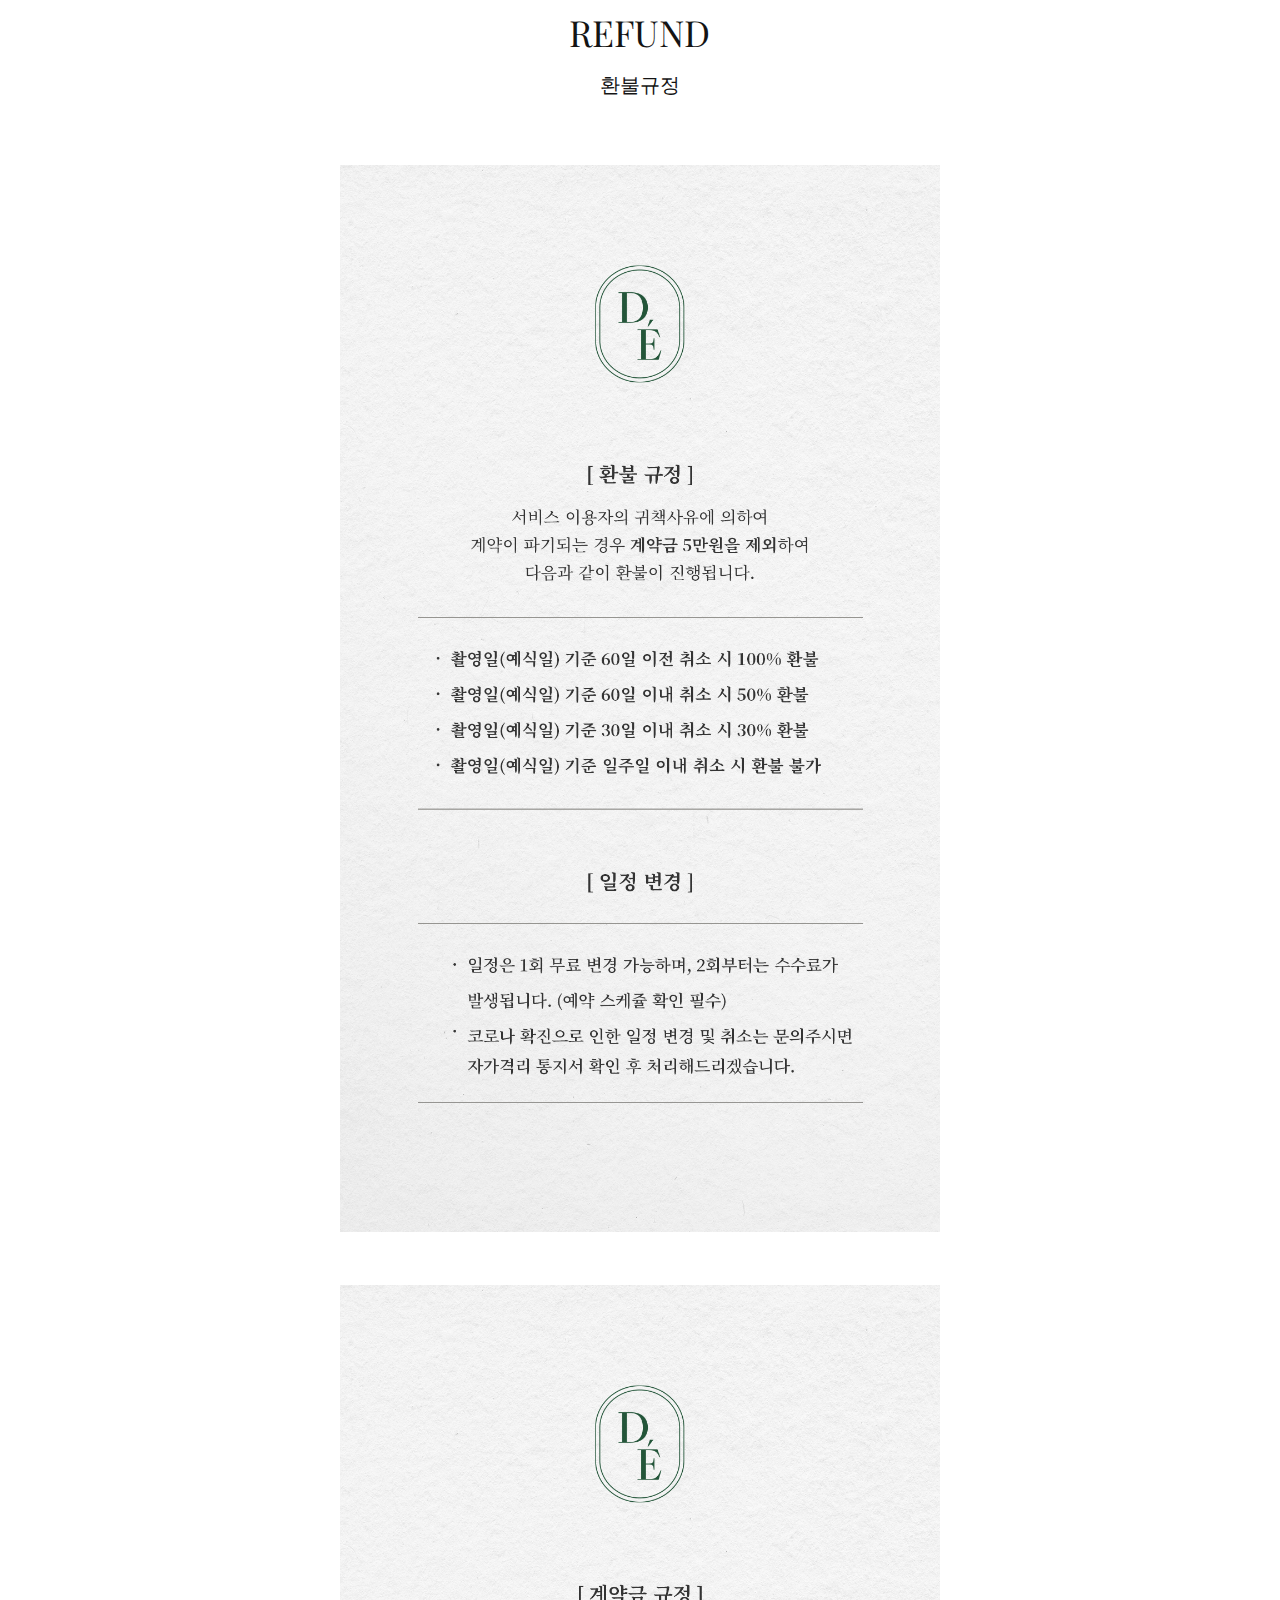
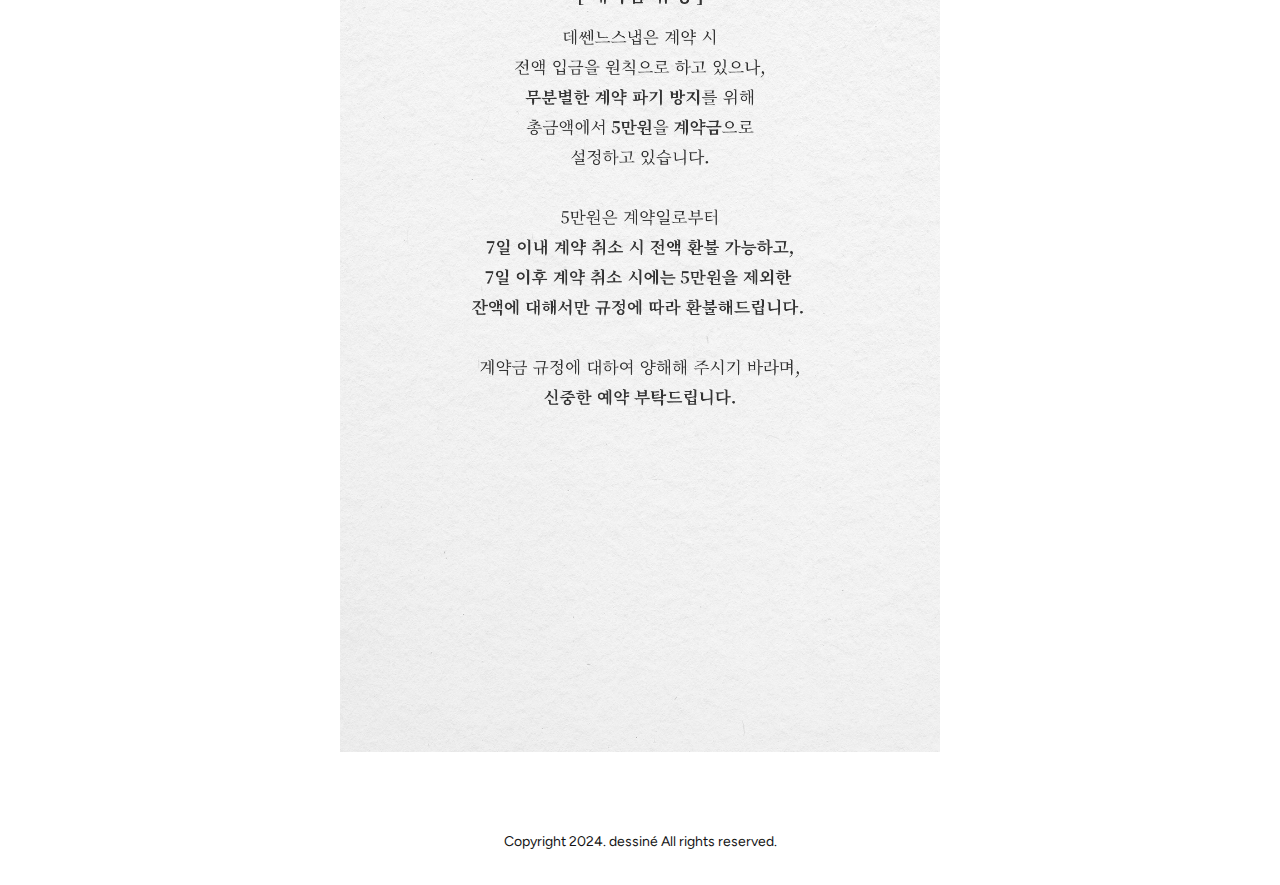
<file: reservation.html>
<!DOCTYPE html>
<html lang="ko">
<head>
    <meta charset="UTF-8">
    <title>Reservation</title>

    <meta name="author" content="dessiné snap">
    <meta name="description" content="drawing your moments"> 
    <meta name="viewport" content="width=device-width, initial-scale=1, user-scalable=no, maximum-scale=1, minimum-scale=1"> 
    <meta http-equiv="X-UA-Compatible" content="IE=edge">
    
    <meta property="og:type=" content="website">
    <meta preoperty="og:title" content="dessiné snap">
    <meta property="og: description" content="drawing your moments">
    <meta property="og:image" content="img/profile.jpg">
    <meta property="og:url" content="https://www.instagram.com/dessine_snap/">


    <!-- https://developer.twitter.com/en/docs/tweets/optimize-with-cards/guides/getting-started.html -->
    <meta property="twitter:card" content="summary">
    <meta property="twitter:site" content="dessiné snap">
    <meta property="twitter:title" content="Build software better, together">
    <meta property="twitter:description" content="drawing your moments">
    <meta property="twitter:image" content="img/profile.jpg">
    <meta property="twitter:url" content="https://www.instagram.com/dessine_snap/">

    <!--<link rel="shortcut icon" type="image/x-icon" href="favicon.ico">-->
    <link rel="icon" href="favicon.png">
    <link rel="apple-touch-icon" href="favicon.png">

    <link rel="preconnect" href="https://fonts.googleapis.com">
    <link rel="preconnect" href="https://fonts.gstatic.com" crossorigin>
    <link href="https://fonts.googleapis.com/css2?family=Figtree:wght@300;400;500&family=Lora:ital,wght@0,400..700;1,400..700&display=swap" rel="stylesheet">
    <link href="https://fonts.googleapis.com/css2?family=Cormorant+Garamond:wght@300;400&family=Noto+Sans+KR:wght@300&family=Noto+Serif+KR:wght@300;400&display=swap" rel="stylesheet">
    <link href="https://fonts.googleapis.com/css2?family=Playfair+Display&display=swap" rel="stylesheet">
    
    <link rel="stylesheet" href="css/main.css">
    <link rel="stylesheet" href="css/reset.css">
    <link rel="stylesheet" media="all and (max-width: 1024px)" href="css/main_medium.css">
    <link rel="stylesheet" media="all and (max-width: 768px)" href="css/main_small.css">

    <script defer src="toggle.js"></script>

</head>
<body>
    <div class="body_container section">

        <header class="section">
            <div class="header-fix">
                <div class="inner">

                    <div class="logo float--left ">
                        <a href="index.html"></a>
                    </div>

                    <ul class="main-menu float--right toggle">
                        <li><a href="2025.html">Product</a></li>
                        <li><a href="reservation.html">Reservation</a></li>
                        <li><a href="gift.html">dé petit cadeau</a></li>
                        <li><a href="https://www.instagram.com/dessine_snap/" target="_blank">instagram</a></li>
                
                    </ul>
                    

                     <!--TOGGLE-->
                    <div id="toggle-btn" class="float--right">
                        <div id="burger"></div>
                    </div>
                </div>
            </div>

        </header>

        <!--toggle menu-->
        <nav class="toggle-menu">
            <div class="menu-group">
                <div class="slide">
                    <ul class="slide-menu">
                        <li><a href="2025.html">Product</a></li>
                        <li><a href="reservation.html">Reservation</a></li>
                        <li><a href="gift.html">dé petit cadeau</a></li>
                        <li><a href="https://www.instagram.com/dessine_snap/" target="_blank">instagram</a></li>
                    </ul>   
                </div>
            </div>
        </nav>


        <!--이미지들-->
        <div class="contents section">
            <div class="inner">
                <div class="sec_a">
                    <div class="title">
                        <h1>RESERVATION</h1>
                        <h3>스냅 예약</h3>
                    </div>
                    <ul class="program-img">
                        <li><img src="img/res_0.jpg"></li>
                        <li><img src="img/res_1.jpg"></li>
                        <li><img src="img/res_2.jpg"></li>
                    </ul>
                </div>

                <div class="sec_b">
                    <div class="title">
                        <h1>REFUND</h1>
                        <h3>환불규정</h3>
                    </div>
                    <ul class="program-img">
                        <li><img src="img/refund.jpg"></li>
                        <li><img src="img/reservation2.jpg"></li>
                        
                    </ul>
                </div>


            </div>
        </div>

        <footer class="section">
           <p>Copyright 2024. dessiné All rights reserved.</p> 
        </footer>

    
</div>        
    
</body>
</html>
</file>
<file: css/main.css>
body {
    width: 100%;
    margin: 0;
    padding: 0;
    font-size: 16px;
    color: #141414;
    font-family: 'Noto Serif KR', serif;
}
a {
    text-decoration: none;
}
li {
    list-style: none;
}

.body_container {
    width: 100%;
    margin: 0 auto;
}

/*FLOAT CLEARFIX*/
.clearfix::after {
    content: "";
    clear: both;
    display: block;
  }
  .float--left {
    float: left;
  }
  .float--right {
    float: right;
  }


/* SECTION & INNER */
.section {
    position: relative;
}
.inner {
    max-width: 98%;
    margin: 0 auto;
    box-sizing: border-box;
    position: relative;
}


/* HEADER */
header {
    width: 100%;
    height: 100px;
}
header .header-fix {
    width: 100%;
    height: 100px;
    background-color: rgb(255, 255, 255, 1);
    border-bottom: solid 0.8px #124b2b;
    position: fixed;
    top: 0;
    
    z-index: 10;
}
header .inner {
    height: 100%;
    padding: 0 20px;
}
header .logo {
    width: 40px;
    height: 100%;
    display: flex;
    align-items: center;
    
}
header .logo a {
    background-image: url(../img/logo.svg);
    background-repeat: no-repeat;
    width: 40px;
    height: 54px;
    box-sizing: border-box;
    display: block;
}
header .main-menu {
    width: 680px; /*원래 626px; */
    height: 100%;
    display: flex;
    align-items: center;
    
}
header .main-menu li {
    padding-right: 40px;
}
header .main-menu li:first-child a{
    color: #a51616;
}
header .main-menu li:last-child {
    padding-right: 0px;
}
header .main-menu li a{
    font-family: "Lora", serif;
    font-style: normal;
    font-size : 24px;
    color: #124b2b;
    float: left;
    right: 0;

}

/* SLIDE MENU */
.toggle-menu {
    width: 100%;
    height: 100%;
    position: fixed;
    top: 0;
    left: 0;
    display: flex;
    justify-content: center;
    align-items: center;
    background-color: #24563a;
    z-index: 9;
    opacity: 0;
    transition: 0.4s;
    -webkit-transition: 0.4s;
    -moz-transition: 0.4s;
    -ms-transition: 0.4s;
    -o-transition: 0.4s;
}



/*MAIN PAGE*/
.main-visual {
    background-image: url("../img/main_visual2.jpg");
    background-repeat: no-repeat;
    background-position: top;
    background-size: cover;
}
.main-visual .ban-img{
    width: 100%;
    height: 550px;
    text-indent: -9999px;
    
}

/*SUB PAGE*/
.contents {
    width: 100%;
}
.contents .sec_a {
    margin-bottom: 150px;
}
.contents .sec_b {
    margin-bottom: 80px;
}
.contents .title  {
    width: 100%;
    flex-direction: column;
    display: flex;
    justify-content: center;
    align-items: center;
    margin: 60px 0 70px 0;
}
.contents .title h1 {
    font-size: 36px;
    font-family: 'Playfair Display', serif;
    padding-bottom: 25px;
}
.contents .title h3 {
    font-size: 20px;
}

.contents .program-img {
    width: 600px;
    margin: 0 auto;
}
.contents .program-img li {
    margin-bottom: 50px;
}
.contents .program-img li img{
    width: 600px;
}



/*FOOTER*/
footer {
    width: 100%;
    height: 50px;
   
}
footer p {
    text-align: center;
    font-size: 14px;
    font-family: "Figtree", sans-serif;
}
</file>
<file: css/main_medium.css>
/*HEADER*/
.body_container header,
.body_container header .header-fix {
    height: 80px;
}
header .section .inner {
    height: auto;
}
header .inner {
    padding: 0 10px;
}
header .inner .logo {
    width: 36px;
}
header .inner .logo a {
    width: 36px;
    height: 48px;
}

header .inner .main-menu {
    float: none;
}
header .toggle {
    display: none; /*안보이게*/
}

/* TOGGLE */
#toggle-btn {
    width: 36px;
    height: 100%;
    display: block;
    display: flex;
    align-items: center;
}
#burger {
    position: relative;
    width: 36px;
    height: 36px;
    cursor: pointer;
    display: flex;
    justify-content: center;
    align-items: center;
    transition: 0.2s;
    -webkit-transition: 0.2s;
    -moz-transition: 0.2s;
    -ms-transition: 0.2s;
    -o-transition: 0.2s;
    z-index: 15;
}
#burger.active {
    border: 0px solid #fff; 
}
#burger::before {
    content: "";
    position: absolute;
    width: 22px !important;
    height: 3px !important;
    background: #24563a;
    transition: 0.2s;
    -webkit-transition: 0.2s;
    -moz-transition: 0.2s;
    -ms-transition: 0.2s;
    -o-transition: 0.2s;
    transform: translateY(-8px);
    box-shadow: 0 8px 0 #24563a;
}
#burger.active::before {
    background: #24563a;
    box-shadow: 0 0 0 #24563a;
    transform: translateY(0px) rotate(45deg);
}
#burger::after {
    content: "";
    position: absolute;
    width: 22px !important;
    height: 3px !important;
    background: #24563a;
    transition: 0.2s;
    -webkit-transition: 0.2s;
    -moz-transition: 0.2s;
    -ms-transition: 0.2s;
    -o-transition: 0.2s;
    transform: translateY(8px);
}
#burger.active::after {
    background:  #24563a;
    transform: translateY(0px) rotate(-45deg);
}

/*SLIDE MENU*/
.toggle-menu.on {  
    opacity: 1;
    transition: 0.4s;
    -webkit-transition: 0.4s;
    -moz-transition: 0.4s;
    -ms-transition: 0.4s;
    -o-transition: 0.4s;
}
.toggle-menu .menu-group { 
    width: 100%;
    height: 100%;
    display: flex;
    justify-content: center;
    align-items: center;
    
}

.menu-group ul {
    margin-top: 80px;
} 

.menu-group ul li {
    text-align: center;
    padding-bottom: 80px;
}

.menu-group ul li a {
    font-family: 'Playfair Display', serif;
    font-size: 36px;
    color: #fff; 
}
.menu-group ul li a:hover {
    opacity: 0.5;
}
/*
.menu-group .sub_footer {
    width: 100%;
    height: 100px;
}
.menu-group .sub_footer p {
    font-size: 12px;
    color: #fff;
    font-family: 'Playfair Display', serif;
    text-align: center;
}*/
</file>
<file: css/main_small.css>
/*HEADER*/
.body_container header,
.body_container header .header-fix {
    height: 60px;
}
header .section .inner {
    height: auto;
}
header .inner {
    padding: 0 10px;
}
header .inner .logo {
    width: 28px;
}
header .inner .logo a {
    width: 28px;
    height: 36px;
}

header .inner .main-menu {
    float: none;
}
header .toggle {
    display: none; /*안보이게*/
}

/* TOGGLE */
#toggle-btn {
    width: 36px;
    height: 100%;
    display: block;
    display: flex;
    align-items: center;
}
#burger {
    position: relative;
    width: 36px;
    height: 36px;
    cursor: pointer;
    display: flex;
    justify-content: center;
    align-items: center;
    transition: 0.2s;
    -webkit-transition: 0.2s;
    -moz-transition: 0.2s;
    -ms-transition: 0.2s;
    -o-transition: 0.2s;
    z-index: 15;
}
#burger.active {
    border: 0px solid #fff; 
}
#burger::before {
    content: "";
    position: absolute;
    width: 22px !important;
    height: 3px !important;
    background: #24563a;
    transition: 0.2s;
    -webkit-transition: 0.2s;
    -moz-transition: 0.2s;
    -ms-transition: 0.2s;
    -o-transition: 0.2s;
    transform: translateY(-7px);
    box-shadow: 0 7px 0 #24563a;
}
#burger.active::before {
    background: #24563a;
    box-shadow: 0 0 0 #24563a;
    transform: translateY(0px) rotate(45deg);
}
#burger::after {
    content: "";
    position: absolute;
    width: 22px !important;
    height: 3px !important;
    background: #24563a;
    transition: 0.2s;
    -webkit-transition: 0.2s;
    -moz-transition: 0.2s;
    -ms-transition: 0.2s;
    -o-transition: 0.2s;
    transform: translateY(7px);
}
#burger.active::after {
    background:  #24563a;
    transform: translateY(0px) rotate(-45deg);
}

/*SLIDE MENU*/
.toggle-menu.on {  
    opacity: 1;
    transition: 0.4s;
    -webkit-transition: 0.4s;
    -moz-transition: 0.4s;
    -ms-transition: 0.4s;
    -o-transition: 0.4s;
}
.toggle-menu .menu-group { 
    width: 100%;
    height: 100%;
    display: flex;
    justify-content: center;
    align-items: center;
    
}

.menu-group ul {
    margin-top: 20px;
} 

.menu-group ul li {
    text-align: center;
    padding-bottom: 40px;
}

.menu-group ul li a {
    font-family: 'Playfair Display', serif;
    font-size: 30px;
    color: #fff; 
}
.menu-group ul li a:hover {
    opacity: 0.5;
}
/*
.menu-group .sub_footer {
    width: 100%;
    height: 100px;
}
.menu-group .sub_footer p {
    font-size: 12px;
    color: #fff;
    font-family: 'Playfair Display', serif;
    text-align: center;
}*/


/*MAIN-VISUAL*/
.body_container .main-visual {
    background-image: url("../img/main_small2.jpg");
    background-position: top;
}
.body_container .main-visual .ban-img {
    height: 680px;
}

/*CONTENTS*/
.body_container .contents .sec_a {
    margin-bottom: 100px;
}
.body_container .contents .sec_b {
    margin-bottom: 50px;
}
.body_container .contents .title  {
    margin: 40px 0 40px 0;
}
.body_container .contents .title h1 {
    font-size: 28px;
    padding-bottom: 15px;
}
.body_container .contents .title h3 {
    font-size: 14px;
}
.body_container .contents .program-img {
    height: auto;
    max-width: 100%;
}
.body_container .contents .program-img li {
    margin-bottom: 30px;
}
.body_container .contents .program-img li img {
    height: auto;
    max-width: 100%;
}


/*FOOTER*/
.body_container footer {
    height: 40px;
    margin-top: 20px;
}
.body_container footer p {
    font-size: 11px;
}
</file>
